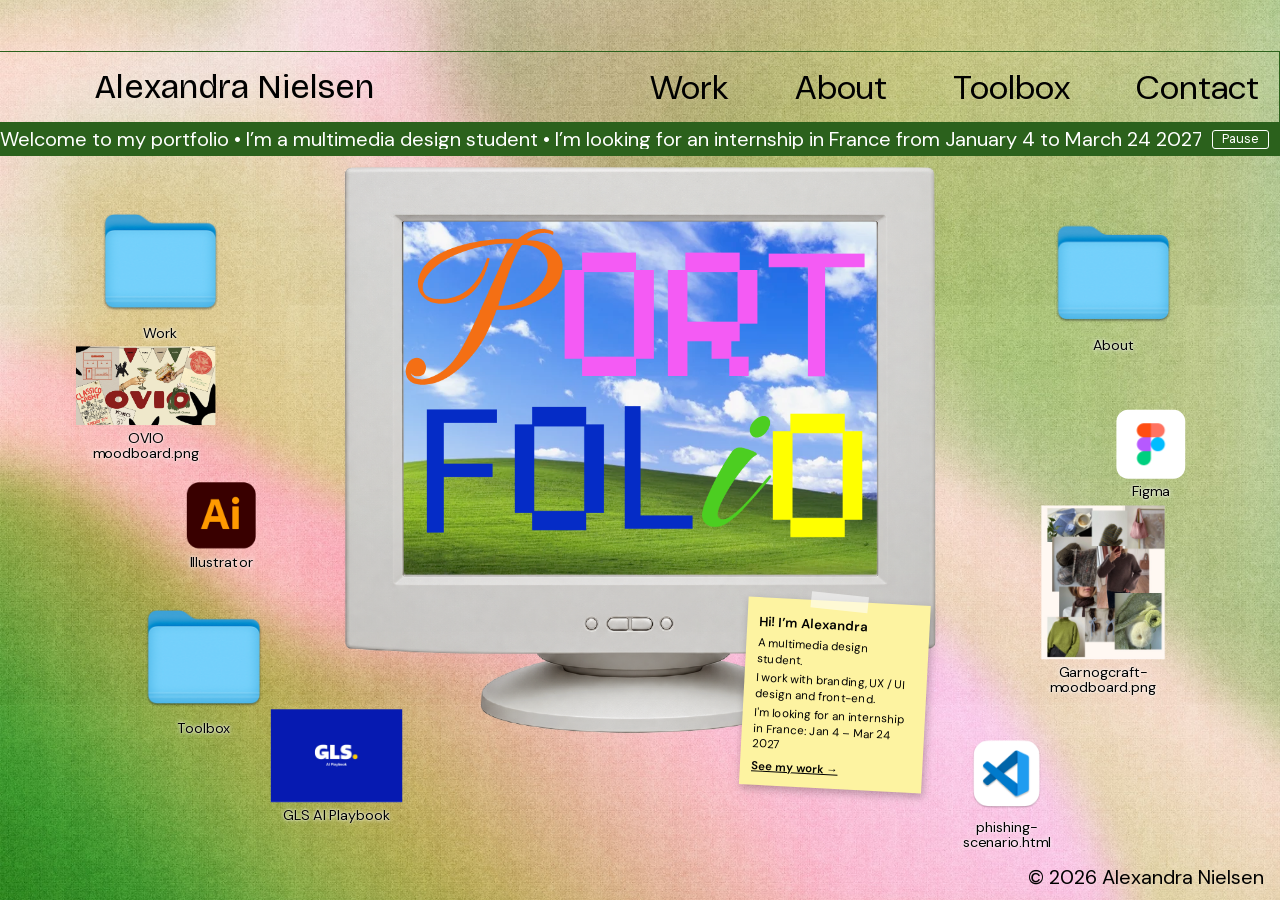
<file: index.html>
<!doctype html>
<html lang="en">
  <head>
    <meta charset="UTF-8" />
    <meta name="viewport" content="width=device-width, initial-scale=1.0" />
    <title>Alexandra Nielsen – Portfolio</title>
    <meta
      name="description"
      content="Portfolio of Alexandra Nielsen, multimedia design student at IBA Kolding, looking for an internship in France from 4 January to 24 March 2027."
    />
    <!-- Preview when the link is shared (LinkedIn, Slack, …) -->
    <meta property="og:type" content="website" />
    <meta property="og:site_name" content="Alexandra Nielsen – Portfolio" />
    <meta property="og:title" content="Alexandra Nielsen – Portfolio" />
    <meta
      property="og:description"
      content="Portfolio of Alexandra Nielsen, multimedia design student at IBA Kolding, looking for an internship in France from 4 January to 24 March 2027."
    />
    <meta property="og:url" content="https://alenie.dk/" />
    <meta
      property="og:image"
      content="https://alenie.dk/assets/img/home/monitor-portfolio.png"
    />
    <meta
      property="og:image:alt"
      content="A retro computer monitor with the word PORTFOLIO on a Windows XP background"
    />
    <link rel="icon" href="assets/icons/favicon.png" />
    <link rel="stylesheet" href="css/style.css" />
    <script type="module" src="js/main.js"></script>
  </head>
  <body>
    <a class="skip-link" href="#main">Skip to content</a>

    <header class="site-header">
      <div class="site-header__bar">
        <a class="site-header__name" href="index.html">Alexandra Nielsen</a>
        <nav class="site-nav" aria-label="Main">
          <ul>
            <li><a href="work.html">Work</a></li>
            <li><a href="about.html">About</a></li>
            <li><a href="toolbox.html">Toolbox</a></li>
            <li><a href="contact.html">Contact</a></li>
          </ul>
        </nav>
      </div>
      <div class="marquee" role="region" aria-label="Portfolio announcement">
        <p class="visually-hidden">
          Welcome to my portfolio. I’m a multimedia design student looking for
          an internship in France from January 4 to March 24 2027. Feel free to
          take a look.
        </p>
        <div class="marquee__viewport" aria-hidden="true">
          <div class="marquee__track">
            <span
              >Welcome to my portfolio • I’m a multimedia design student • I’m
              looking for an internship in France from January 4 to March 24
              2027 • Feel free to take a look •&nbsp;</span
            >
            <span
              >Welcome to my portfolio • I’m a multimedia design student • I’m
              looking for an internship in France from January 4 to March 24
              2027 • Feel free to take a look •&nbsp;</span
            >
          </div>
        </div>
        <button
          class="marquee__toggle"
          type="button"
          aria-label="Pause scrolling announcement"
          aria-pressed="false"
        >
          Pause
        </button>
      </div>
    </header>

    <main id="main">
      <div class="desktop home">
        <h1 class="home__monitor">
          <img
            src="assets/img/home/monitor-portfolio.png"
            alt="Portfolio – Alexandra Nielsen"
            width="1012"
            height="931"
          />
        </h1>

        <!-- Sticky note: who I am, in one look -->
        <section class="home__note" aria-labelledby="note-title">
          <h2 id="note-title">Hi! I’m Alexandra</h2>
          <p>A multimedia design student.</p>
          <p>I work with branding, UX / UI design and front-end.</p>
          <p>I'm looking for an internship in France: Jan 4 – Mar 24 2027</p>
          <a href="work.html">See my work →</a>
        </section>

        <!-- The desktop icons. They are normal links; main.js adds the Windows-style selection. -->
        <ul class="home__icons">
          <li>
            <a class="desktop-icon icon-work" href="work.html">
              <img
                class="desktop-icon__image"
                src="assets/icons/desktop/folder.png"
                alt=""
                width="128"
                height="128"
              />
              <span class="desktop-icon__label">Work</span>
            </a>
          </li>
          <li>
            <a class="desktop-icon icon-ovio" href="ovio.html">
              <img
                src="assets/img/cases/ovio/ovio-moodboard.jpg"
                alt=""
                width="922"
                height="518"
              />
              <span class="desktop-icon__label">OVIO moodboard.png</span>
            </a>
          </li>
          <li>
            <a class="desktop-icon icon-illustrator" href="toolbox.html">
              <img
                class="desktop-icon__image"
                src="assets/icons/desktop/illustrator.png"
                alt=""
                width="70"
                height="70"
              />
              <span class="desktop-icon__label">Illustrator</span>
            </a>
          </li>
          <li>
            <a class="desktop-icon icon-toolbox" href="toolbox.html">
              <img
                class="desktop-icon__image"
                src="assets/icons/desktop/folder.png"
                alt=""
                width="128"
                height="128"
              />
              <span class="desktop-icon__label">Toolbox</span>
            </a>
          </li>
          <li>
            <a class="desktop-icon icon-gls" href="gls-ai-playbook.html">
              <img
                src="assets/img/home/gls-playbook-thumb.png"
                alt=""
                width="140"
                height="99"
              />
              <span class="desktop-icon__label">GLS AI Playbook</span>
            </a>
          </li>
          <li>
            <a class="desktop-icon icon-about" href="about.html">
              <img
                class="desktop-icon__image"
                src="assets/icons/desktop/folder.png"
                alt=""
                width="128"
                height="128"
              />
              <span class="desktop-icon__label">About</span>
            </a>
          </li>
          <li>
            <a class="desktop-icon icon-figma" href="toolbox.html">
              <span class="desktop-icon__tile"
                ><img
                  src="assets/icons/desktop/figma.png"
                  alt=""
                  width="43"
                  height="43"
              /></span>
              <span class="desktop-icon__label">Figma</span>
            </a>
          </li>
          <li>
            <a class="desktop-icon icon-garn" href="garn-og-craft.html">
              <img
                src="assets/img/cases/garn-og-craft/gc-moodboard.jpg"
                alt=""
                width="608"
                height="760"
              />
              <span class="desktop-icon__label">Garnogcraft-moodboard.png</span>
            </a>
          </li>
          <li>
            <a class="desktop-icon icon-vscode" href="phishing-awareness.html">
              <img
                class="desktop-icon__image"
                src="assets/icons/desktop/vscode.png"
                alt=""
                width="87"
                height="87"
              />
              <span class="desktop-icon__label">phishing-scenario.html</span>
            </a>
          </li>
        </ul>
      </div>
    </main>

    <footer class="site-footer">
      <p>© 2026 Alexandra Nielsen</p>
    </footer>
  </body>
</html>
</file>
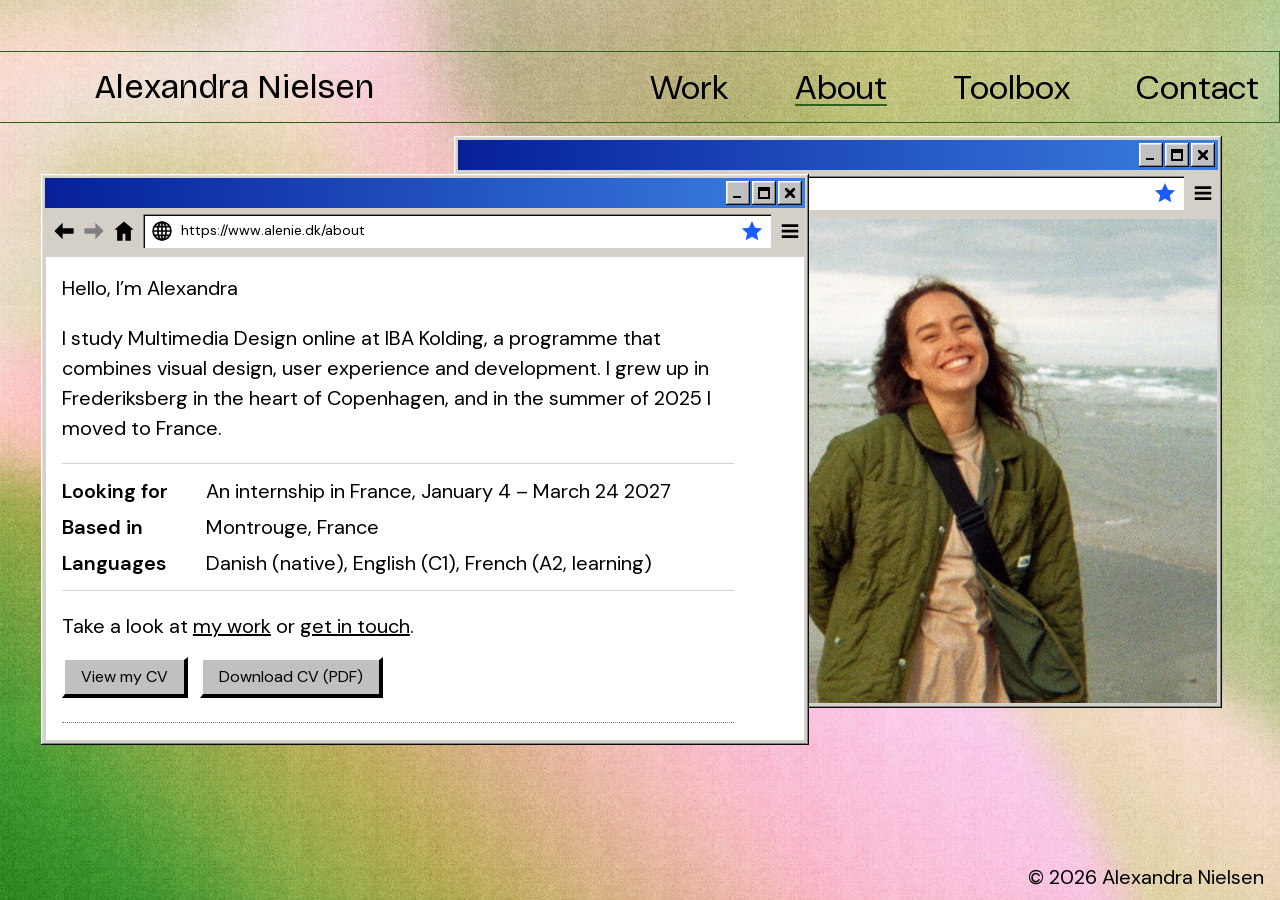
<file: about.html>
<!doctype html>
<html lang="en">
  <head>
    <meta charset="UTF-8" />
    <meta name="viewport" content="width=device-width, initial-scale=1.0" />
    <title>About – Alexandra Nielsen</title>
    <meta
      name="description"
      content="About Alexandra Nielsen, Danish multimedia design student at IBA Kolding, based in Montrouge (Paris area) and looking for an internship in France in 2027."
    />
    <!-- Preview when the link is shared (LinkedIn, Slack, …) -->
    <meta property="og:type" content="website" />
    <meta property="og:site_name" content="Alexandra Nielsen – Portfolio" />
    <meta property="og:title" content="About – Alexandra Nielsen" />
    <meta
      property="og:description"
      content="About Alexandra Nielsen, Danish multimedia design student at IBA Kolding, based in Montrouge (Paris area) and looking for an internship in France in 2027."
    />
    <meta property="og:url" content="https://alenie.dk/about.html" />
    <meta
      property="og:image"
      content="https://alenie.dk/assets/img/home/monitor-portfolio.png"
    />
    <meta
      property="og:image:alt"
      content="A retro computer monitor with the word PORTFOLIO on a Windows XP background"
    />
    <link rel="icon" href="assets/icons/favicon.png" />
    <link rel="stylesheet" href="css/style.css" />
    <script type="module" src="js/main.js"></script>
  </head>
  <body>
    <a class="skip-link" href="#main">Skip to content</a>

    <header class="site-header">
      <div class="site-header__bar">
        <a class="site-header__name" href="index.html">Alexandra Nielsen</a>
        <nav class="site-nav" aria-label="Main">
          <ul>
            <li><a href="work.html">Work</a></li>
            <li><a href="about.html" aria-current="page">About</a></li>
            <li><a href="toolbox.html">Toolbox</a></li>
            <li><a href="contact.html">Contact</a></li>
          </ul>
        </nav>
      </div>
    </header>

    <main id="main">
      <div class="desktop about">
        <!-- Window with the photo (behind) -->
        <div class="window about__photo">
          <div class="window__titlebar">
            <div class="window__controls">
              <span class="window__control" aria-hidden="true"
                ><svg><use href="assets/icons/ui.svg#minimize"></use></svg
              ></span>
              <span class="window__control" aria-hidden="true"
                ><svg><use href="assets/icons/ui.svg#maximize"></use></svg
              ></span>
              <a
                class="window__control"
                href="index.html"
                aria-label="Close window and go to the desktop"
                ><svg aria-hidden="true" focusable="false">
                  <use href="assets/icons/ui.svg#close"></use></svg
              ></a>
            </div>
          </div>
          <div class="browser-bar" aria-hidden="true">
            <svg><use href="assets/icons/ui.svg#back"></use></svg>
            <svg class="is-grey">
              <use href="assets/icons/ui.svg#forward"></use>
            </svg>
            <svg><use href="assets/icons/ui.svg#home"></use></svg>
            <div class="browser-bar__address">
              <svg><use href="assets/icons/ui.svg#globe"></use></svg>
              <span class="browser-bar__url">https://www.alenie.dk/about</span>
              <svg class="browser-bar__star">
                <use href="assets/icons/ui.svg#star"></use>
              </svg>
            </div>
            <svg><use href="assets/icons/ui.svg#menu"></use></svg>
          </div>
          <div class="window__body">
            <img
              src="assets/img/about/portrait.jpg"
              alt="Alexandra smiling on a windy beach, wearing a green quilted jacket."
              width="860"
              height="560"
            />
          </div>
        </div>

        <!-- Window with the text (in front) -->
        <div class="window about__me">
          <div class="window__titlebar">
            <div class="window__controls">
              <span class="window__control" aria-hidden="true"
                ><svg><use href="assets/icons/ui.svg#minimize"></use></svg
              ></span>
              <span class="window__control" aria-hidden="true"
                ><svg><use href="assets/icons/ui.svg#maximize"></use></svg
              ></span>
              <a
                class="window__control"
                href="index.html"
                aria-label="Close window and go to the desktop"
                ><svg aria-hidden="true" focusable="false">
                  <use href="assets/icons/ui.svg#close"></use></svg
              ></a>
            </div>
          </div>
          <div class="browser-bar" aria-hidden="true">
            <svg><use href="assets/icons/ui.svg#back"></use></svg>
            <svg class="is-grey">
              <use href="assets/icons/ui.svg#forward"></use>
            </svg>
            <svg><use href="assets/icons/ui.svg#home"></use></svg>
            <div class="browser-bar__address">
              <svg><use href="assets/icons/ui.svg#globe"></use></svg>
              <span class="browser-bar__url">https://www.alenie.dk/about</span>
              <svg class="browser-bar__star">
                <use href="assets/icons/ui.svg#star"></use>
              </svg>
            </div>
            <svg><use href="assets/icons/ui.svg#menu"></use></svg>
          </div>
          <div class="window__body">
            <h1>Hello, I’m Alexandra</h1>
            <p>
              I study Multimedia Design online at IBA Kolding, a programme that
              combines visual design, user experience and development. I grew up
              in Frederiksberg in the heart of Copenhagen, and in the summer of
              2025 I moved to France.
            </p>

            <dl class="about__facts">
              <div>
                <dt>Looking for</dt>
                <dd>An internship in France, January 4 – March 24 2027</dd>
              </div>
              <div>
                <dt>Based in</dt>
                <dd>Montrouge, France</dd>
              </div>
              <div>
                <dt>Languages</dt>
                <dd>Danish (native), English (C1), French (A2, learning)</dd>
              </div>
            </dl>

            <p>
              Take a look at <a href="work.html">my work</a> or
              <a href="contact.html">get in touch</a>.
            </p>
            <div class="cv-buttons">
              <a
                class="btn-98 btn-98--small"
                href="assets/cv/alexandra-nielsen-cv.pdf"
                target="_blank"
                rel="noopener"
                >View my CV<span class="visually-hidden">
                  (PDF, opens in a new tab)</span
                ></a
              >
              <a
                class="btn-98 btn-98--small"
                href="assets/cv/alexandra-nielsen-cv.pdf"
                download
                >Download CV (PDF)</a
              >
            </div>

            <section class="about__fr" lang="fr" aria-labelledby="about-fr">
              <h2 id="about-fr">En bref</h2>
              <p>
                Je suis étudiante danoise en design multimédia (IBA Kolding) et
                j’habite à Montrouge. Je cherche un stage du 4 janvier au 24
                mars 2027 en branding, UX/UI ou développement front-end. Je
                travaille en anglais et j’apprends le français (niveau A2).
              </p>
            </section>
          </div>
        </div>
      </div>
    </main>

    <footer class="site-footer">
      <p>© 2026 Alexandra Nielsen</p>
    </footer>
  </body>
</html>
</file>
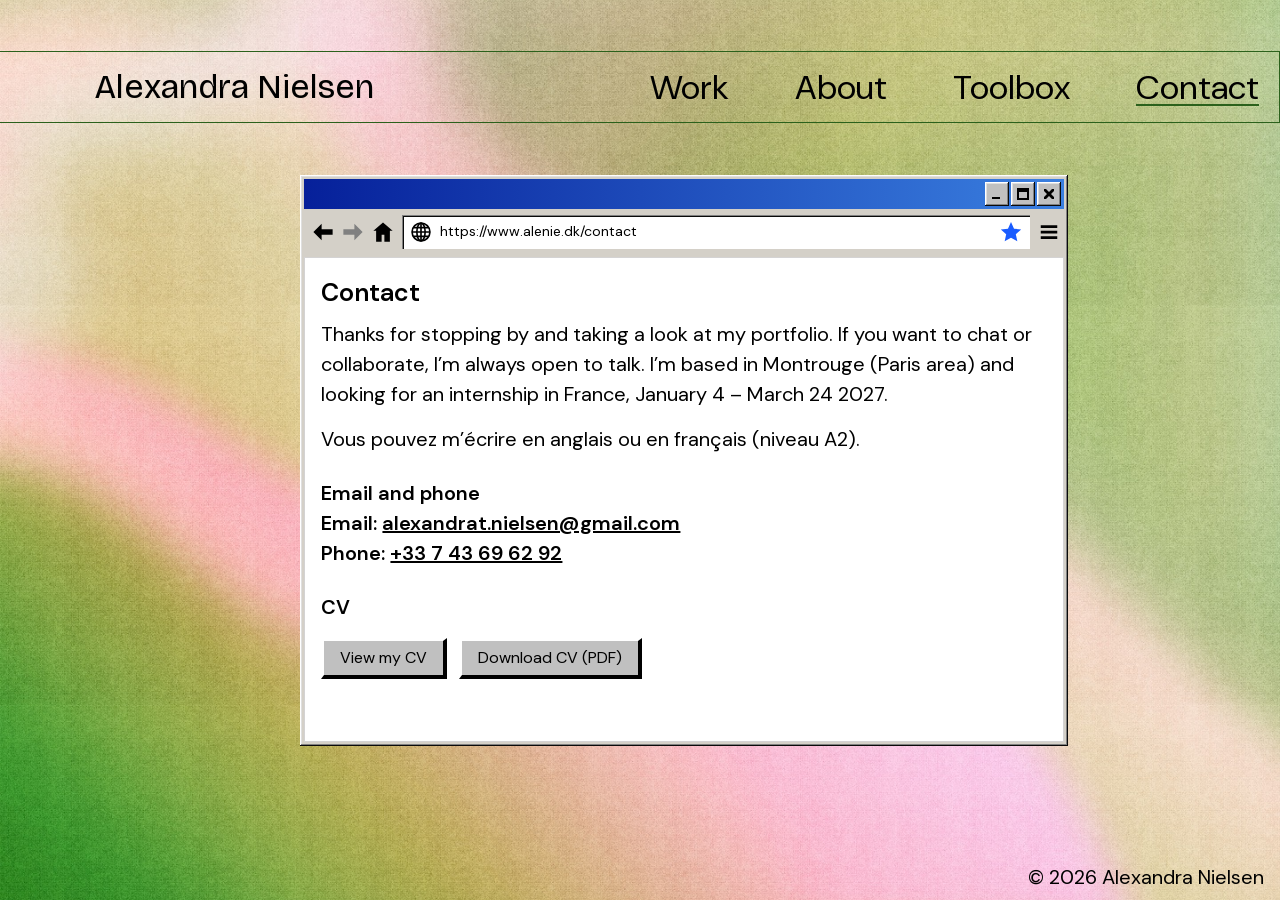
<file: contact.html>
<!doctype html>
<html lang="en">
  <head>
    <meta charset="UTF-8" />
    <meta name="viewport" content="width=device-width, initial-scale=1.0" />
    <title>Contact – Alexandra Nielsen</title>
    <meta
      name="description"
      content="Get in touch with Alexandra Nielsen about an internship or a collaboration."
    />
    <!-- Preview when the link is shared (LinkedIn, Slack, …) -->
    <meta property="og:type" content="website" />
    <meta property="og:site_name" content="Alexandra Nielsen – Portfolio" />
    <meta property="og:title" content="Contact – Alexandra Nielsen" />
    <meta
      property="og:description"
      content="Get in touch with Alexandra Nielsen about an internship or a collaboration."
    />
    <meta property="og:url" content="https://alenie.dk/contact.html" />
    <meta
      property="og:image"
      content="https://alenie.dk/assets/img/home/monitor-portfolio.png"
    />
    <meta
      property="og:image:alt"
      content="A retro computer monitor with the word PORTFOLIO on a Windows XP background"
    />
    <link rel="icon" href="assets/icons/favicon.png" />
    <link rel="stylesheet" href="css/style.css" />
    <script type="module" src="js/main.js"></script>
  </head>
  <body>
    <a class="skip-link" href="#main">Skip to content</a>

    <header class="site-header">
      <div class="site-header__bar">
        <a class="site-header__name" href="index.html">Alexandra Nielsen</a>
        <nav class="site-nav" aria-label="Main">
          <ul>
            <li><a href="work.html">Work</a></li>
            <li><a href="about.html">About</a></li>
            <li><a href="toolbox.html">Toolbox</a></li>
            <li><a href="contact.html" aria-current="page">Contact</a></li>
          </ul>
        </nav>
      </div>
    </header>

    <main id="main">
      <div class="desktop contact">
        <div class="window contact__window">
          <div class="window__titlebar">
            <div class="window__controls">
              <span class="window__control" aria-hidden="true"
                ><svg><use href="assets/icons/ui.svg#minimize"></use></svg
              ></span>
              <span class="window__control" aria-hidden="true"
                ><svg><use href="assets/icons/ui.svg#maximize"></use></svg
              ></span>
              <a
                class="window__control"
                href="index.html"
                aria-label="Close window and go to the desktop"
                ><svg aria-hidden="true" focusable="false">
                  <use href="assets/icons/ui.svg#close"></use></svg
              ></a>
            </div>
          </div>
          <div class="browser-bar" aria-hidden="true">
            <svg><use href="assets/icons/ui.svg#back"></use></svg>
            <svg class="is-grey">
              <use href="assets/icons/ui.svg#forward"></use>
            </svg>
            <svg><use href="assets/icons/ui.svg#home"></use></svg>
            <div class="browser-bar__address">
              <svg><use href="assets/icons/ui.svg#globe"></use></svg>
              <span class="browser-bar__url"
                >https://www.alenie.dk/contact</span
              >
              <svg class="browser-bar__star">
                <use href="assets/icons/ui.svg#star"></use>
              </svg>
            </div>
            <svg><use href="assets/icons/ui.svg#menu"></use></svg>
          </div>
          <div class="window__body">
            <h1>Contact</h1>
            <p>
              Thanks for stopping by and taking a look at my portfolio. If you
              want to chat or collaborate, I’m always open to talk. I’m based in
              Montrouge (Paris area) and looking for an internship in France,
              January 4 – March 24 2027.
            </p>
            <p lang="fr">
              Vous pouvez m’écrire en anglais ou en français (niveau A2).
            </p>
            <h2>Email and phone</h2>
            <ul>
              <li>
                Email:
                <a href="mailto:alexandrat.nielsen@gmail.com"
                  >alexandrat.nielsen@gmail.com</a
                >
              </li>
              <li>Phone: <a href="tel:+33743696292">+33 7 43 69 62 92</a></li>
            </ul>
            <h2>CV</h2>
            <div class="cv-buttons">
              <a
                class="btn-98 btn-98--small"
                href="assets/cv/alexandra-nielsen-cv.pdf"
                target="_blank"
                rel="noopener"
                >View my CV<span class="visually-hidden">
                  (PDF, opens in a new tab)</span
                ></a
              >
              <a
                class="btn-98 btn-98--small"
                href="assets/cv/alexandra-nielsen-cv.pdf"
                download
                >Download CV (PDF)</a
              >
            </div>
          </div>
        </div>
      </div>
    </main>

    <footer class="site-footer">
      <p>© 2026 Alexandra Nielsen</p>
    </footer>
  </body>
</html>
</file>
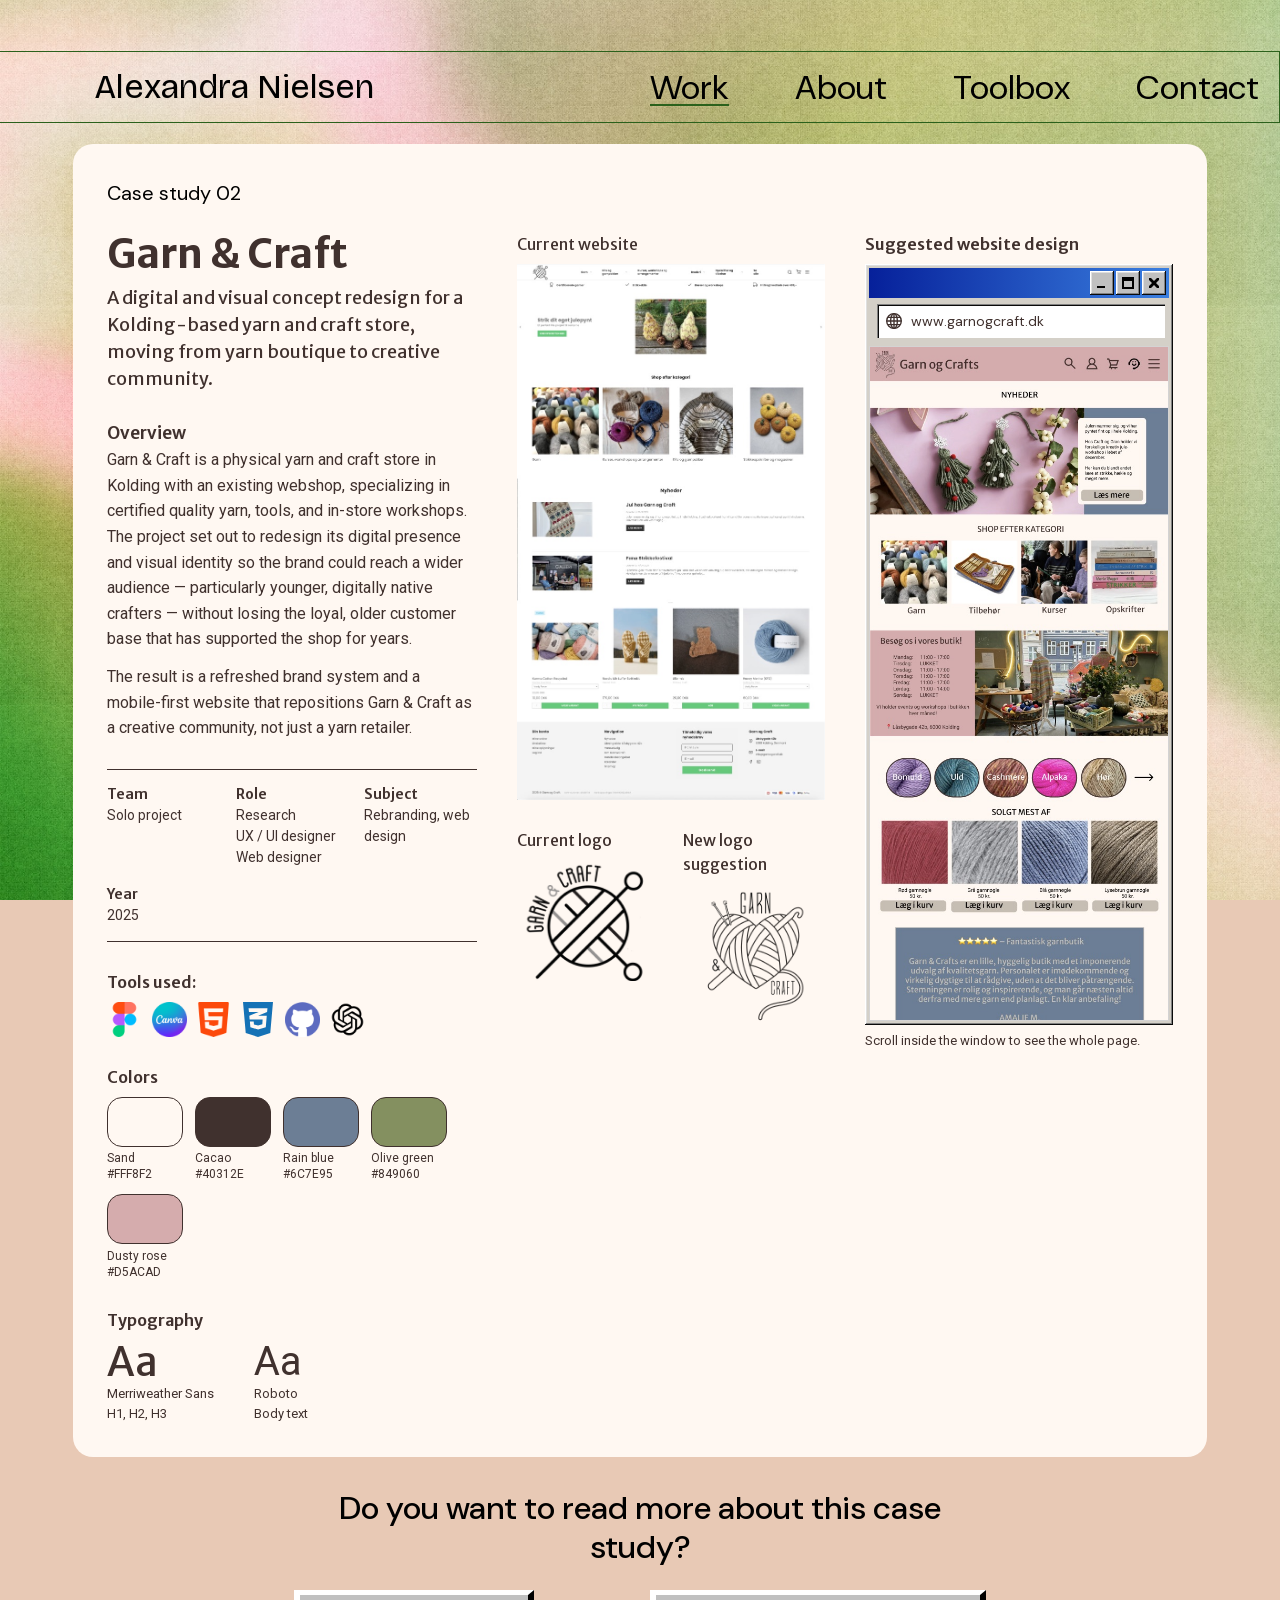
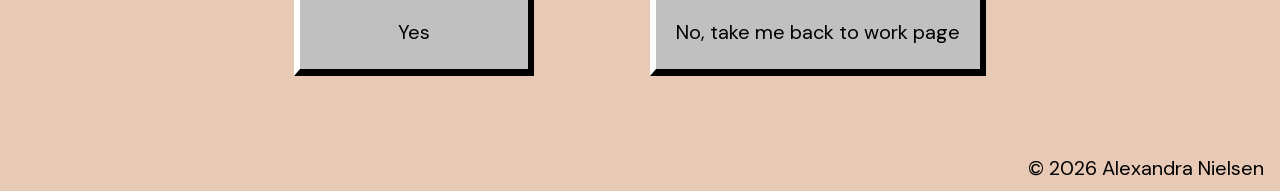
<file: garn-og-craft.html>
<!DOCTYPE html>
<html lang="en">
<head>
  <meta charset="UTF-8">
  <meta name="viewport" content="width=device-width, initial-scale=1.0">
  <title>Garn &amp; Craft – Case study – Alexandra Nielsen</title>
  <meta name="description" content="Garn &amp; Craft: a digital and visual redesign for a yarn and craft store in Kolding.">
  <!-- Preview when the link is shared (LinkedIn, Slack, …) -->
  <meta property="og:type" content="website">
  <meta property="og:site_name" content="Alexandra Nielsen – Portfolio">
  <meta property="og:title" content="Garn &amp; Craft – Case study – Alexandra Nielsen">
  <meta property="og:description" content="Garn &amp; Craft: a digital and visual redesign for a yarn and craft store in Kolding.">
  <meta property="og:url" content="https://alenie.dk/garn-og-craft.html">
  <meta property="og:image" content="https://alenie.dk/assets/img/home/monitor-portfolio.png">
  <meta property="og:image:alt" content="A retro computer monitor with the word PORTFOLIO on a Windows XP background">
  <link rel="icon" href="assets/icons/favicon.png">
  <link rel="stylesheet" href="css/style.css">
  <script type="module" src="js/main.js"></script>
</head>
<body class="page--case case--garn">
  <a class="skip-link" href="#main">Skip to content</a>

  <header class="site-header">
    <div class="site-header__bar">
      <a class="site-header__name" href="index.html">Alexandra Nielsen</a>
      <nav class="site-nav" aria-label="Main">
        <ul>
          <li><a href="work.html" aria-current="page">Work</a></li>
          <li><a href="about.html">About</a></li>
          <li><a href="toolbox.html">Toolbox</a></li>
          <li><a href="contact.html">Contact</a></li>
        </ul>
      </nav>
    </div>
  </header>

  <main id="main" class="case">

    <!-- ================= Summary ================= -->
    <article class="case-card">
      <p class="case-card__label">Case study 02</p>

      <div class="case-grid case-grid--three">

        <!-- Column 1 -->
        <div class="case-column">
          <div>
            <h1 class="case-title">Garn &amp; Craft</h1>
            <p class="case-tagline">A digital and visual concept redesign for a Kolding-based yarn and craft store, moving from yarn boutique to creative community.</p>
          </div>

          <div class="case-text">
            <h2>Overview</h2>
            <p>Garn &amp; Craft is a physical yarn and craft store in Kolding with an existing webshop, specializing in certified quality yarn, tools, and in-store workshops. The project set out to redesign its digital presence and visual identity so the brand could reach a wider audience — particularly younger, digitally native crafters — without losing the loyal, older customer base that has supported the shop for years.</p>
            <p>The result is a refreshed brand system and a mobile-first website that repositions Garn &amp; Craft as a creative community, not just a yarn retailer.</p>
          </div>

          <dl class="case-meta">
            <div>
              <dt>Team</dt>
              <dd>Solo project</dd>
            </div>
            <div>
              <dt>Role</dt>
              <dd>Research<br>UX / UI designer<br>Web designer</dd>
            </div>
            <div>
              <dt>Subject</dt>
              <dd>Rebranding, web design</dd>
            </div>
            <div>
              <dt>Year</dt>
              <dd>2025</dd>
            </div>
          </dl>

          <div>
            <h2 class="case-small-heading">Tools used:</h2>
            <ul class="case-tools">
              <li><img src="assets/icons/tools/figma.png" alt="Figma" width="35" height="35"></li>
              <li><img src="assets/icons/tools/canva.png" alt="Canva" width="35" height="35"></li>
              <li><img src="assets/icons/tools/html.png" alt="HTML" width="35" height="35"></li>
              <li><img src="assets/icons/tools/css.svg" alt="CSS" width="35" height="35"></li>
              <li><img src="assets/icons/tools/github.png" alt="GitHub" width="35" height="35"></li>
              <li><img src="assets/icons/tools/chatgpt.png" alt="ChatGPT" width="35" height="35"></li>
            </ul>
          </div>

          <div>
            <h2 class="case-small-heading">Colors</h2>
            <ul class="palette">
              <li class="swatch"><span style="background: #fff8f2"></span>Sand<br>#FFF8F2</li>
              <li class="swatch"><span style="background: #40312e"></span>Cacao<br>#40312E</li>
              <li class="swatch"><span style="background: #6c7e95"></span>Rain blue<br>#6C7E95</li>
              <li class="swatch"><span style="background: #849060"></span>Olive green<br>#849060</li>
              <li class="swatch"><span style="background: #d5acad"></span>Dusty rose<br>#D5ACAD</li>
            </ul>
          </div>

          <div>
            <h2 class="case-small-heading">Typography</h2>
            <ul class="fonts">
              <li><span class="font-sample" style="font-family: 'Merriweather Sans'" aria-hidden="true">Aa</span>Merriweather Sans<br>H1, H2, H3</li>
              <li><span class="font-sample" style="font-family: 'Roboto'" aria-hidden="true">Aa</span>Roboto<br>Body text</li>
            </ul>
          </div>
        </div>

        <!-- Column 2 -->
        <div class="case-column">
          <figure class="case-figure">
            <figcaption>Current website</figcaption>
            <img src="assets/img/cases/garn-og-craft/gc-current-website.jpg" alt="Screenshots of the current Garn &amp; Craft website: a plain webshop layout with photos of yarn." width="675" height="1175" loading="lazy">
          </figure>

          <div class="case-pair">
            <figure class="case-figure">
              <figcaption>Current logo</figcaption>
              <img class="blend" src="assets/img/cases/garn-og-craft/gc-current-logo.png" alt="The current logo: a round yarn ball with knitting needles." width="296" height="252" loading="lazy">
            </figure>
            <figure class="case-figure">
              <figcaption>New logo suggestion</figcaption>
              <img class="blend" src="assets/img/cases/garn-og-craft/gc-new-logo.png" alt="The new logo suggestion: a heart-shaped yarn ball drawn with fine lines." width="328" height="328" loading="lazy">
            </figure>
          </div>
        </div>

        <!-- Column 3: the new website in a small browser window -->
        <div class="case-column">
          <figure class="mockup">
            <figcaption class="case-small-heading">Suggested website design</figcaption>
            <div class="window">
              <div class="window__titlebar" aria-hidden="true">
                <div class="window__controls">
                  <span class="window__control"><svg><use href="assets/icons/ui.svg#minimize"></use></svg></span>
                  <span class="window__control"><svg><use href="assets/icons/ui.svg#maximize"></use></svg></span>
                  <span class="window__control"><svg><use href="assets/icons/ui.svg#close"></use></svg></span>
                </div>
              </div>
              <div class="browser-bar" aria-hidden="true">
                <div class="browser-bar__address">
                  <svg><use href="assets/icons/ui.svg#globe"></use></svg>
                  <span class="browser-bar__url">www.garnogcraft.dk</span>
                </div>
              </div>
              <div class="window__body mockup__screen mockup__screen--tall" tabindex="0" role="region" aria-label="Suggested website design (scroll to see more)">
                <img src="assets/img/cases/garn-og-craft/gc-new-website-frontpage.jpg" alt="Suggested frontpage: news and events, shop by category, a yarn type selector, best sellers, reviews, kits and recipes, and a dusty rose footer." width="567" height="2082" loading="lazy">
              </div>
            </div>
            <p class="mockup-hint">Scroll inside the window to see the whole page.</p>
          </figure>
        </div>

      </div>
    </article>

    <!-- ================= Read more? ================= -->
    <div class="readmore">
      <h2>Do you want to read more about this case study?</h2>
      <div class="readmore__buttons">
        <button class="btn-98 readmore__yes" type="button" aria-controls="continued">Yes</button>
        <a class="btn-98" href="work.html">No, take me back to work page</a>
      </div>
    </div>

    <!-- ================= Continued (hidden by main.js until "Yes") ================= -->
    <section class="case-card" id="continued">
      <h2 class="case-card__label" tabindex="-1">Case study 02 – continued</h2>

      <div class="case-grid case-grid--two">

        <!-- Column 1 -->
        <div class="case-column">
          <div class="case-text">
            <h3>The challenge</h3>
            <p>The existing website didn't reflect the warmth or the creative energy of the physical shop, and it wasn't intuitive enough to support the business's ambition to grow. The core challenge was a generational one: how do you modernize a brand enough to resonate with 18–39-year-old crafters active on TikTok and Instagram, while keeping the experience familiar, calm, and trustworthy for the existing 40–70-year-old customer base who value quality, craftsmanship, and in-person connection over trend-driven design?</p>
            <p>The brief called for a digital hub that could support both audiences: webshop, workshops, certified yarn, recipes and tutorials, and community features, all built around a single, coherent visual identity.</p>
          </div>

          <div class="case-text">
            <h3>Research &amp; personas</h3>
            <p>The project began with desk research, trend data and statistics from sources like Danmarks Statistik to understand the growing interest in craft as a hobby, especially among younger demographics. This was layered with a Design Thinking process: problem framing, ideation, wireframes, and hi-fi prototypes, refined through user feedback at each stage.</p>
            <p>Two personas anchored every design decision:</p>
            <ul>
              <li>Hanne Ida Hansen, 58 — a retired pedagogue from Hjarup who has knitted her whole life and now treats it as a near full-time creative pursuit. She wants community and workshops but is frustrated by high yarn prices, a limited local selection, and a strong preference for shopping in person rather than online.</li>
              <li>Clara Pedersen, 23 — a multimedia design student in Herlev who learned to crochet from her grandmother at 16. Craft is her creative outlet, but she often compares her work to others on social media and struggles to find quality yarn on a student budget.</li>
            </ul>
            <p>A SWOT analysis, a 7Ps marketing review, and a TOWS matrix rounded out the strategic groundwork, identifying community-building, certified yarn, and the owner's background in craft psychology as the brand's strongest differentiators against six competing yarn shops in Kolding.</p>
          </div>

          <div class="case-pair">
            <figure class="case-figure">
              <figcaption>Product page</figcaption>
              <img src="assets/img/cases/garn-og-craft/gc-product-page.jpg" alt="Product page for Cashmere Premium yarn with price, quantity, an “add to basket” button and recommendations." width="567" height="1220" loading="lazy">
            </figure>
            <figure class="case-figure">
              <figcaption>Contact &amp; find us page</figcaption>
              <img src="assets/img/cases/garn-og-craft/gc-contact-page.jpg" alt="Contact page with opening hours, the shop address in Kolding, a note from the owner and a contact form." width="567" height="1218" loading="lazy">
            </figure>
          </div>
        </div>

        <!-- Column 2 -->
        <div class="case-column">
          <div class="case-pair">
            <figure class="case-figure">
              <figcaption>Moodboard</figcaption>
              <img src="assets/img/cases/garn-og-craft/gc-moodboard.jpg" alt="Moodboard: knitted jumpers in brown and green, a striped mitten, a pink knitted bag, yarn balls and blue bows in braided hair." width="608" height="760" loading="lazy">
            </figure>
            <figure class="case-figure">
              <figcaption>Mobile wireframe</figcaption>
              <img src="assets/img/cases/garn-og-craft/gc-wireframe-mobile.png" alt="Simple mobile wireframe of the frontpage: logo and menu, events, shop by category, best sellers, reviews and recipes." width="394" height="904" loading="lazy">
            </figure>
          </div>

          <figure class="case-figure">
            <figcaption>Persona: Hanne Ida Hansen, 58</figcaption>
            <img src="assets/img/cases/garn-og-craft/gc-persona-hanne.png" alt="Persona card for Hanne Ida Hansen with a photo, background, motivations, frustrations and personality scales." width="938" height="542" loading="lazy">
          </figure>

          <figure class="case-figure">
            <figcaption>Persona: Clara Pedersen, 23</figcaption>
            <img src="assets/img/cases/garn-og-craft/gc-persona-clara.png" alt="Persona card for Clara Pedersen with a photo, background, interests and personality scales." width="937" height="612" loading="lazy">
          </figure>

          <div class="case-text">
            <h3>Outcome</h3>
            <p>The result is a cohesive redesign with a new logo, calmer color system and a mobile-first website that repositions Garn &amp; Craft as a creative community spanning two generations of crafters.</p>
            <p>Built on Gestalt principles and CRAP (Contrast, Repetition, Alignment, Proximity), the site keeps a content-dense retail experience calm and easy to scan: related content is grouped tightly, product cards follow one consistent pattern, and generous whitespace keeps focus on the photography rather than the UI. Repeating layouts, distinct CTAs like “add to basket” and a predictable top bar (search, profile, cart) build recognizability throughout.</p>
            <p>This carries through the full experience: a homepage combining a hero banner, shop-by-category grid, and a fiber-type selector doubling as a visual index; filterable category pages for quick browsing; product pages that keep the purchase action front and center; and a contact page pairing practical info with a personal note from the shop's owner. Testimonials, a “sold most often” module, and a kits-and-recipes section add social proof and give newer crafters an easy way in.</p>
            <p>User testing validated the emotional core of the brand: warm, inspiring, professional, while surfacing concrete usability fixes that were folded back into the final design.</p>
          </div>
        </div>

      </div>

      <nav class="case-pager" aria-label="More case studies">
        <a href="ovio.html">← OVIO</a>
        <a href="work.html">All work</a>
        <a href="gls-ai-playbook.html">GLS AI Playbook →</a>
      </nav>
    </section>

  </main>

  <footer class="site-footer">
    <p>© 2026 Alexandra Nielsen</p>
  </footer>
</body>
</html>
</file>
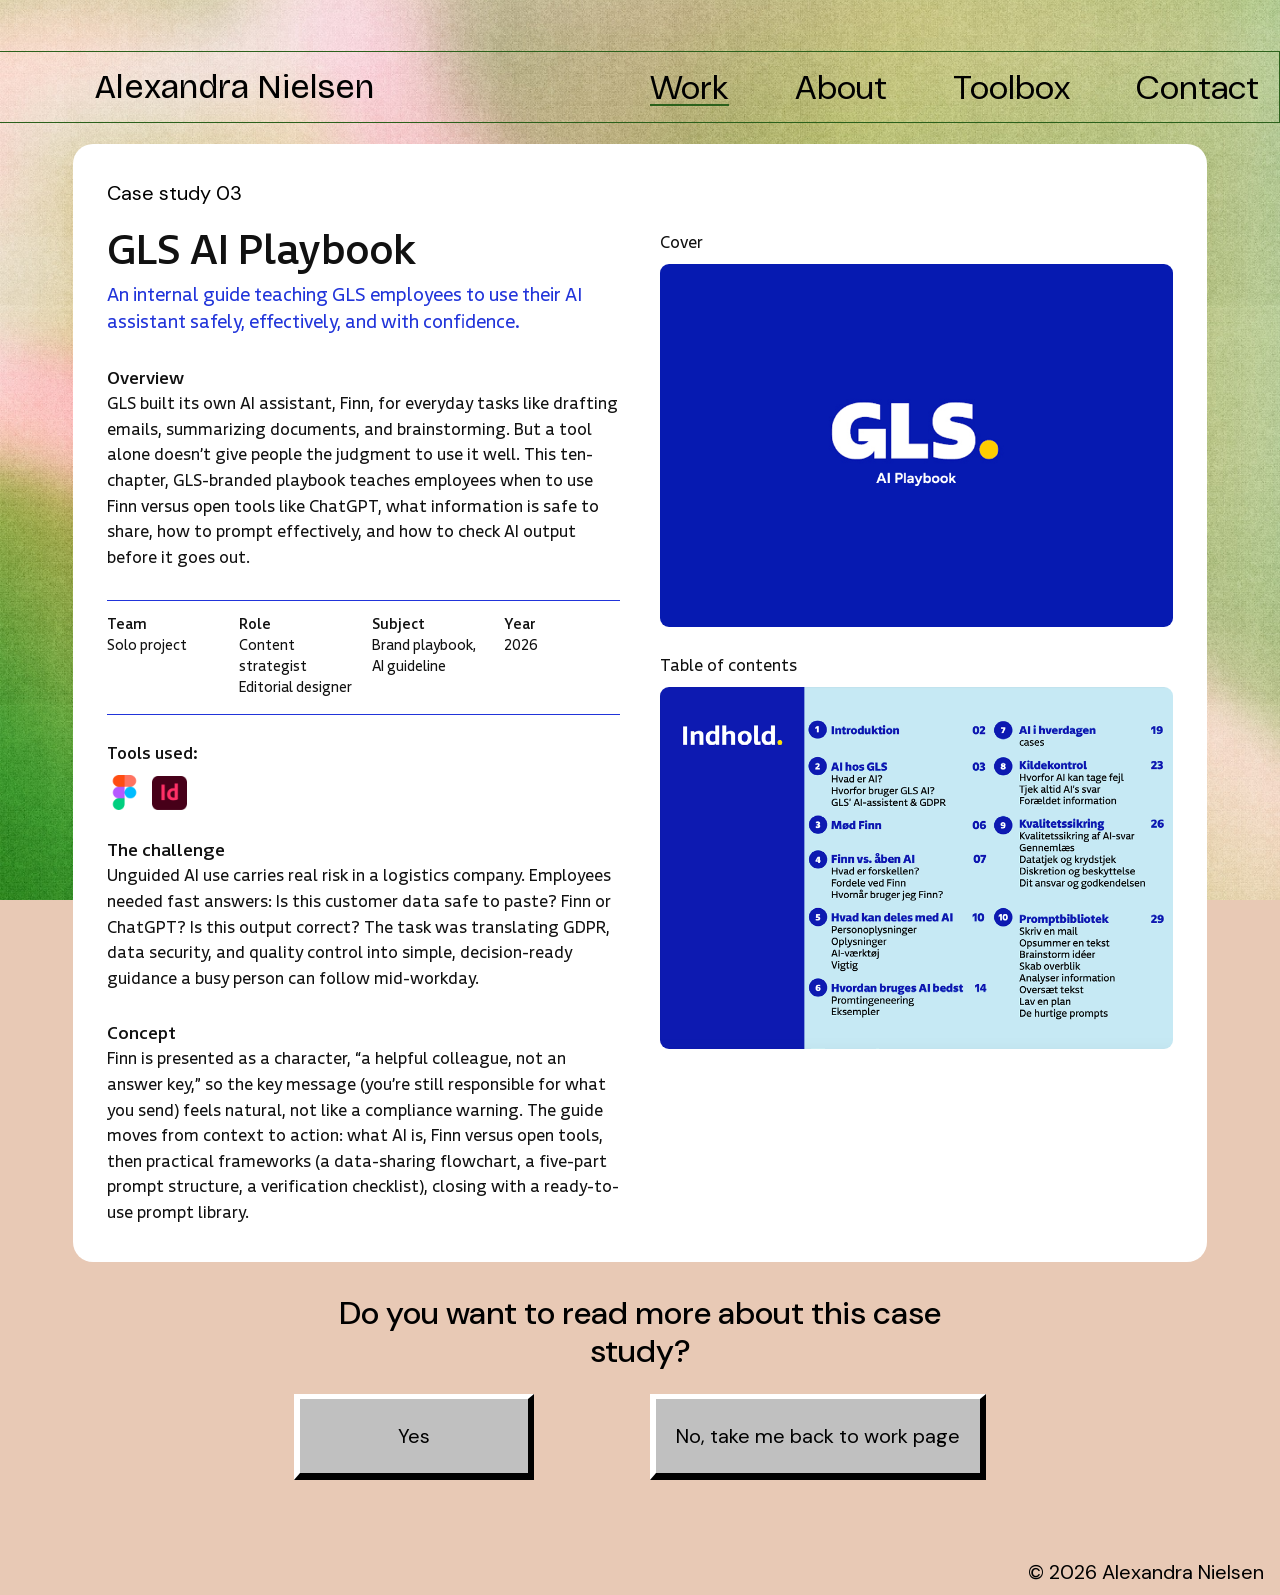
<file: gls-ai-playbook.html>
<!DOCTYPE html>
<html lang="en">
<head>
  <meta charset="UTF-8">
  <meta name="viewport" content="width=device-width, initial-scale=1.0">
  <title>GLS AI Playbook – Case study – Alexandra Nielsen</title>
  <meta name="description" content="GLS AI Playbook: an editorial guide teaching GLS employees to use their AI assistant safely, effectively and with confidence.">
  <!-- Preview when the link is shared (LinkedIn, Slack, …) -->
  <meta property="og:type" content="website">
  <meta property="og:site_name" content="Alexandra Nielsen – Portfolio">
  <meta property="og:title" content="GLS AI Playbook – Case study – Alexandra Nielsen">
  <meta property="og:description" content="GLS AI Playbook: an editorial guide teaching GLS employees to use their AI assistant safely, effectively and with confidence.">
  <meta property="og:url" content="https://alenie.dk/gls-ai-playbook.html">
  <meta property="og:image" content="https://alenie.dk/assets/img/home/monitor-portfolio.png">
  <meta property="og:image:alt" content="A retro computer monitor with the word PORTFOLIO on a Windows XP background">
  <link rel="icon" href="assets/icons/favicon.png">
  <link rel="stylesheet" href="css/style.css">
  <script type="module" src="js/main.js"></script>
</head>
<body class="page--case case--gls">
  <a class="skip-link" href="#main">Skip to content</a>

  <header class="site-header">
    <div class="site-header__bar">
      <a class="site-header__name" href="index.html">Alexandra Nielsen</a>
      <nav class="site-nav" aria-label="Main">
        <ul>
          <li><a href="work.html" aria-current="page">Work</a></li>
          <li><a href="about.html">About</a></li>
          <li><a href="toolbox.html">Toolbox</a></li>
          <li><a href="contact.html">Contact</a></li>
        </ul>
      </nav>
    </div>
  </header>

  <main id="main" class="case">

    <!-- ================= Summary ================= -->
    <article class="case-card">
      <p class="case-card__label">Case study 03</p>

      <div class="case-grid case-grid--two">

        <!-- Column 1 -->
        <div class="case-column">
          <div>
            <h1 class="case-title">GLS AI Playbook</h1>
            <p class="case-tagline">An internal guide teaching GLS employees to use their AI assistant safely, effectively, and with confidence.</p>
          </div>

          <div class="case-text">
            <h2>Overview</h2>
            <p>GLS built its own AI assistant, Finn, for everyday tasks like drafting emails, summarizing documents, and brainstorming. But a tool alone doesn’t give people the judgment to use it well. This ten-chapter, GLS-branded playbook teaches employees when to use Finn versus open tools like ChatGPT, what information is safe to share, how to prompt effectively, and how to check AI output before it goes out.</p>
          </div>

          <dl class="case-meta">
            <div>
              <dt>Team</dt>
              <dd>Solo project</dd>
            </div>
            <div>
              <dt>Role</dt>
              <dd>Content strategist<br>Editorial designer</dd>
            </div>
            <div>
              <dt>Subject</dt>
              <dd>Brand playbook, AI guideline</dd>
            </div>
            <div>
              <dt>Year</dt>
              <dd>2026</dd>
            </div>
          </dl>

          <div>
            <h2 class="case-small-heading">Tools used:</h2>
            <ul class="case-tools">
              <li><img src="assets/icons/tools/figma.png" alt="Figma" width="35" height="35"></li>
              <li><img src="assets/icons/tools/indesign.png" alt="Adobe InDesign" width="35" height="35"></li>
            </ul>
          </div>

          <div class="case-text">
            <h2>The challenge</h2>
            <p>Unguided AI use carries real risk in a logistics company. Employees needed fast answers: Is this customer data safe to paste? Finn or ChatGPT? Is this output correct? The task was translating GDPR, data security, and quality control into simple, decision-ready guidance a busy person can follow mid-workday.</p>
          </div>

          <div class="case-text">
            <h2>Concept</h2>
            <p>Finn is presented as a character, “a helpful colleague, not an answer key,” so the key message (you’re still responsible for what you send) feels natural, not like a compliance warning. The guide moves from context to action: what AI is, Finn versus open tools, then practical frameworks (a data-sharing flowchart, a five-part prompt structure, a verification checklist), closing with a ready-to-use prompt library.</p>
          </div>
        </div>

        <!-- Column 2 -->
        <div class="case-column">
          <figure class="case-figure">
            <figcaption>Cover</figcaption>
            <img class="case-shot" src="assets/img/cases/gls-ai-playbook/gls-cover.png" alt="GLS-blue AI Playbook cover with the white GLS logo." width="842" height="595">
          </figure>

          <figure class="case-figure">
            <figcaption>Table of contents</figcaption>
            <img class="case-shot" src="assets/img/cases/gls-ai-playbook/gls-contents.png" alt="The playbook’s table of contents: ten chapters, from what AI is to a prompt library." width="924" height="653" loading="lazy">
          </figure>
        </div>

      </div>
    </article>

    <!-- ================= Read more? ================= -->
    <div class="readmore">
      <h2>Do you want to read more about this case study?</h2>
      <div class="readmore__buttons">
        <button class="btn-98 readmore__yes" type="button" aria-controls="continued">Yes</button>
        <a class="btn-98" href="work.html">No, take me back to work page</a>
      </div>
    </div>

    <!-- ================= Continued (hidden by main.js until "Yes") ================= -->
    <section class="case-card" id="continued">
      <h2 class="case-card__label" tabindex="-1">Case study 03 – continued</h2>

      <div class="case-grid case-grid--two">

        <!-- Column 1 -->
        <div class="case-column">
          <div class="case-text">
            <h3>Process</h3>
            <p>I started by researching Finn’s actual data access, retention, and guardrails, so the guide would be accurate about a real system. Chapters follow real workday moments (an overflowing inbox, a document too long to read) rather than features.</p>
            <p>Visually, the playbook works entirely inside GLS’s brand system: GLS Blue and Yellow, the dot-and-arrow key visual, and strictly linear icons. Two soft background tones separate chapters without adding new colors, and numbered badges break dense guidance into scannable steps.</p>
          </div>

          <div class="case-text">
            <h3>Outcome</h3>
            <p>A structured playbook that turns policy into fast, practical decisions, and reads as an official, trustworthy GLS document from page one.</p>
          </div>
        </div>

        <!-- Column 2 -->
        <div class="case-column">
          <figure class="case-figure">
            <figcaption>Everyday scenarios</figcaption>
            <img class="case-shot" src="assets/img/cases/gls-ai-playbook/gls-examples.png" alt="Spread showing three everyday scenarios where Finn can help." width="928" height="655" loading="lazy">
          </figure>

          <figure class="case-figure">
            <figcaption>Verification checklist</figcaption>
            <img class="case-shot" src="assets/img/cases/gls-ai-playbook/gls-checklist.png" alt="GLS blue and green checklist for checking an AI answer before using it." width="927" height="655" loading="lazy">
          </figure>
        </div>

      </div>

      <nav class="case-pager" aria-label="More case studies">
        <a href="garn-og-craft.html">← Garn &amp; Craft</a>
        <a href="work.html">All work</a>
        <a href="phishing-awareness.html">Phishing Awareness →</a>
      </nav>
    </section>

  </main>

  <footer class="site-footer">
    <p>© 2026 Alexandra Nielsen</p>
  </footer>
</body>
</html>
</file>
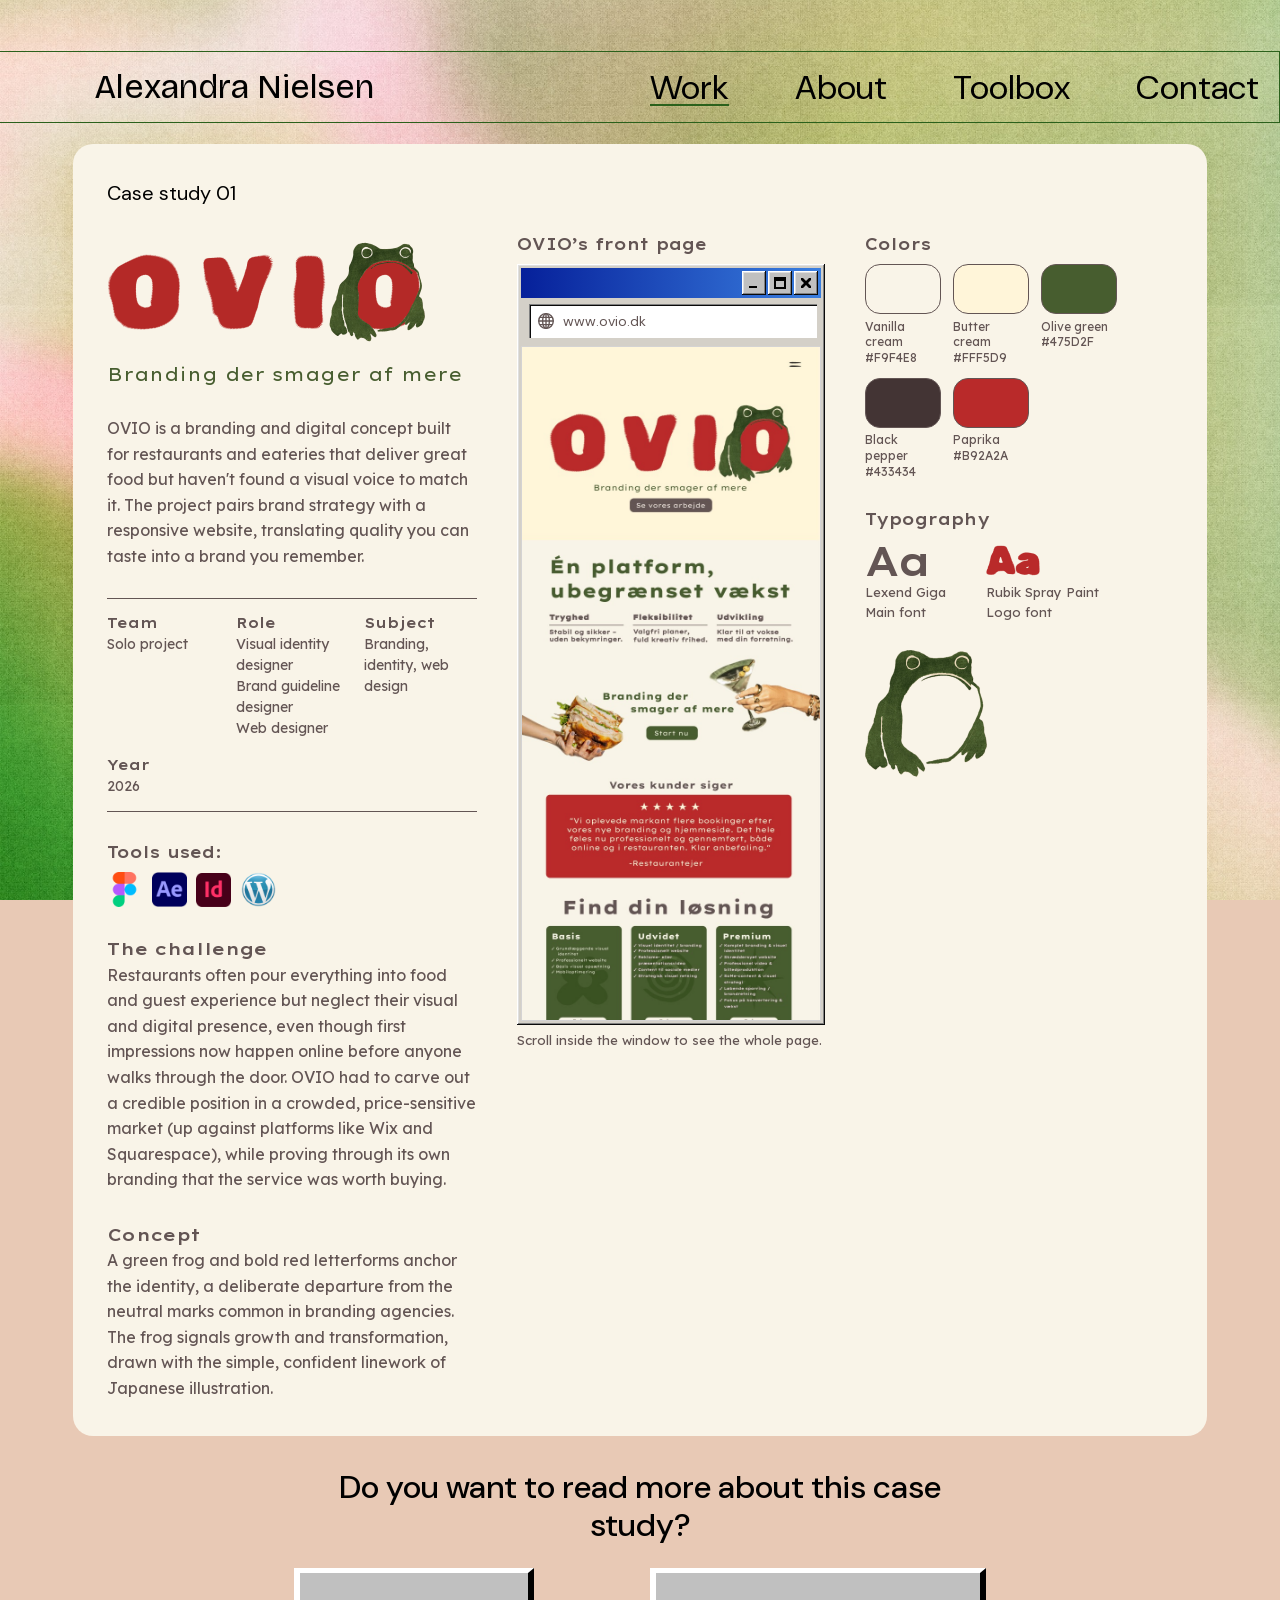
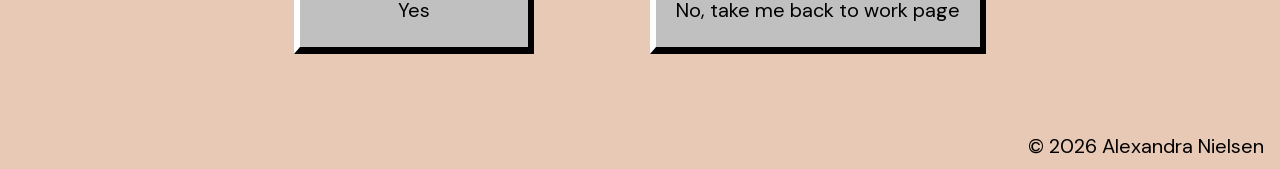
<file: ovio.html>
<!DOCTYPE html>
<html lang="en">
<head>
  <meta charset="UTF-8">
  <meta name="viewport" content="width=device-width, initial-scale=1.0">
  <title>OVIO – Case study – Alexandra Nielsen</title>
  <meta name="description" content="OVIO: branding and a responsive website for a fictional agency that brands restaurants.">
  <!-- Preview when the link is shared (LinkedIn, Slack, …) -->
  <meta property="og:type" content="website">
  <meta property="og:site_name" content="Alexandra Nielsen – Portfolio">
  <meta property="og:title" content="OVIO – Case study – Alexandra Nielsen">
  <meta property="og:description" content="OVIO: branding and a responsive website for a fictional agency that brands restaurants.">
  <meta property="og:url" content="https://alenie.dk/ovio.html">
  <meta property="og:image" content="https://alenie.dk/assets/img/home/monitor-portfolio.png">
  <meta property="og:image:alt" content="A retro computer monitor with the word PORTFOLIO on a Windows XP background">
  <link rel="icon" href="assets/icons/favicon.png">
  <link rel="stylesheet" href="css/style.css">
  <script type="module" src="js/main.js"></script>
</head>
<body class="page--case case--ovio">
  <a class="skip-link" href="#main">Skip to content</a>

  <header class="site-header">
    <div class="site-header__bar">
      <a class="site-header__name" href="index.html">Alexandra Nielsen</a>
      <nav class="site-nav" aria-label="Main">
        <ul>
          <li><a href="work.html" aria-current="page">Work</a></li>
          <li><a href="about.html">About</a></li>
          <li><a href="toolbox.html">Toolbox</a></li>
          <li><a href="contact.html">Contact</a></li>
        </ul>
      </nav>
    </div>
  </header>

  <main id="main" class="case">

    <!-- ================= Summary ================= -->
    <article class="case-card">
      <p class="case-card__label">Case study 01</p>

      <div class="case-grid case-grid--three">

        <!-- Column 1 -->
        <div class="case-column">
          <div>
            <h1><img class="blend" src="assets/img/cases/ovio/ovio-logo.png" alt="OVIO" width="345" height="121"></h1>
            <p class="case-tagline" lang="da">Branding der smager af mere</p>
          </div>

          <div class="case-text">
            <p>OVIO is a branding and digital concept built for restaurants and eateries that deliver great food but haven't found a visual voice to match it. The project pairs brand strategy with a responsive website, translating quality you can taste into a brand you remember.</p>
          </div>

          <dl class="case-meta">
            <div>
              <dt>Team</dt>
              <dd>Solo project</dd>
            </div>
            <div>
              <dt>Role</dt>
              <dd>Visual identity designer<br>Brand guideline designer<br>Web designer</dd>
            </div>
            <div>
              <dt>Subject</dt>
              <dd>Branding, identity, web design</dd>
            </div>
            <div>
              <dt>Year</dt>
              <dd>2026</dd>
            </div>
          </dl>

          <div>
            <h2 class="case-small-heading">Tools used:</h2>
            <ul class="case-tools">
              <li><img src="assets/icons/tools/figma.png" alt="Figma" width="35" height="35"></li>
              <li><img src="assets/icons/tools/after-effects.png" alt="Adobe After Effects" width="35" height="35"></li>
              <li><img src="assets/icons/tools/indesign.png" alt="Adobe InDesign" width="35" height="35"></li>
              <li><img src="assets/icons/tools/wordpress.png" alt="WordPress" width="35" height="35"></li>
            </ul>
          </div>

          <div class="case-text">
            <h2>The challenge</h2>
            <p>Restaurants often pour everything into food and guest experience but neglect their visual and digital presence, even though first impressions now happen online before anyone walks through the door. OVIO had to carve out a credible position in a crowded, price-sensitive market (up against platforms like Wix and Squarespace), while proving through its own branding that the service was worth buying.</p>
          </div>

          <div class="case-text">
            <h2>Concept</h2>
            <p>A green frog and bold red letterforms anchor the identity, a deliberate departure from the neutral marks common in branding agencies. The frog signals growth and transformation, drawn with the simple, confident linework of Japanese illustration.</p>
          </div>
        </div>

        <!-- Column 2: the website in a small browser window -->
        <div class="case-column">
          <figure class="mockup">
            <figcaption class="case-small-heading">OVIO’s front page</figcaption>
            <div class="window">
              <div class="window__titlebar" aria-hidden="true">
                <div class="window__controls">
                  <span class="window__control"><svg><use href="assets/icons/ui.svg#minimize"></use></svg></span>
                  <span class="window__control"><svg><use href="assets/icons/ui.svg#maximize"></use></svg></span>
                  <span class="window__control"><svg><use href="assets/icons/ui.svg#close"></use></svg></span>
                </div>
              </div>
              <div class="browser-bar" aria-hidden="true">
                <div class="browser-bar__address">
                  <svg><use href="assets/icons/ui.svg#globe"></use></svg>
                  <span class="browser-bar__url">www.ovio.dk</span>
                </div>
              </div>
              <div class="window__body mockup__screen mockup__screen--tall" tabindex="0" role="region" aria-label="OVIO’s front page (scroll to see more)">
                <img src="assets/img/cases/ovio/ovio-website-frontpage-1.jpg" alt="Top of the OVIO frontpage: logo, the headline “Én platform, ubegrænset vækst”, three pillars, a five-star review and the packages Basis, Udvidet and Premium." width="664" height="1662" loading="lazy">
                <img src="assets/img/cases/ovio/ovio-website-frontpage-2.jpg" alt="Lower part of the OVIO frontpage: the “Vores arbejde” portfolio grid with restaurant branding, menus and posters, and the green footer." width="664" height="1498" loading="lazy">
              </div>
            </div>
            <p class="mockup-hint">Scroll inside the window to see the whole page.</p>
          </figure>
        </div>

        <!-- Column 3 -->
        <div class="case-column">
          <div>
            <h2 class="case-small-heading">Colors</h2>
            <ul class="palette">
              <li class="swatch"><span style="background: #f9f4e8"></span>Vanilla cream<br>#F9F4E8</li>
              <li class="swatch"><span style="background: #fff5d9"></span>Butter cream<br>#FFF5D9</li>
              <li class="swatch"><span style="background: #475d2f"></span>Olive green<br>#475D2F</li>
              <li class="swatch"><span style="background: #433434"></span>Black pepper<br>#433434</li>
              <li class="swatch"><span style="background: #b92a2a"></span>Paprika<br>#B92A2A</li>
            </ul>
          </div>

          <div>
            <h2 class="case-small-heading">Typography</h2>
            <ul class="fonts">
              <li><span class="font-sample" style="font-family: 'Lexend Giga'; font-weight: 600" aria-hidden="true">Aa</span>Lexend Giga<br>Main font</li>
              <li><span class="font-sample" style="font-family: 'Rubik Spray Paint'; color: #b92a2a" aria-hidden="true">Aa</span>Rubik Spray Paint<br>Logo font</li>
            </ul>
          </div>

          <img class="blend" src="assets/img/cases/ovio/ovio-frog.png" alt="OVIO’s mascot: a green frog drawn with simple Japanese-style lines." width="122" height="127">
        </div>

      </div>
    </article>

    <!-- ================= Read more? ================= -->
    <div class="readmore">
      <h2>Do you want to read more about this case study?</h2>
      <div class="readmore__buttons">
        <button class="btn-98 readmore__yes" type="button" aria-controls="continued">Yes</button>
        <a class="btn-98" href="work.html">No, take me back to work page</a>
      </div>
    </div>

    <!-- ================= Continued (hidden by main.js until "Yes") ================= -->
    <section class="case-card" id="continued">
      <h2 class="case-card__label" tabindex="-1">Case study 01 – continued</h2>

      <div class="case-grid case-grid--two">

        <!-- Column 1 -->
        <div class="case-column">
          <figure class="case-figure">
            <figcaption>Moodboard</figcaption>
            <img src="assets/img/cases/ovio/ovio-moodboard.jpg" alt="OVIO moodboard with the Sándó shop sign, a “Classico Night” poster, sketches of a black cat and the Yokō elephant, a tomato illustration and the red OVIO wordmark." width="922" height="518" loading="lazy">
          </figure>

          <div class="case-text">
            <h3>Process</h3>
            <p>Strategy to execution: communication brief and SMART goals, SWOT and value proposition, a Business Model Canvas, and a persona (a time-strapped owner/chef) to anchor design decisions.</p>
            <p>Two testing rounds shaped the design:</p>
            <ul>
              <li>Trunk test — confirmed first-time visitors quickly grasped the offering and pricing.</li>
              <li>Desirability test — the top unprompted words were “flot”, “moderne” and “kreativ”, matching the intended identity.</li>
            </ul>
            <p>SEO covered keyword placement, single-H1 structure, and internal linking across homepage, portfolio, and package pages.</p>
          </div>

          <div class="case-text">
            <h3>Landing page &amp; digital experience</h3>
            <p>The site translates the brand into a service-led experience for restaurant owners evaluating an agency:</p>
            <ul>
              <li>Hero — the OVIO mark, a clear value statement, one CTA.</li>
              <li>“Én platform, ubegrænset vækst” — three pillars (stability, flexibility, growth) making the case for one partner over scattered freelancers.</li>
              <li>Tiered packages — Basis, Udvidet, Premium, plus a build-your-own option, for both small spots and growing multi-location brands.</li>
              <li>Social proof — a five-star testimonial citing a measurable rise in bookings.</li>
              <li>Portfolio grid — restaurant branding, menus, event posters, and packaging, styled as a tactile, magazine-like grid.</li>
            </ul>
            <p>Built mobile-first with fast load times and a clear hierarchy, for owners evaluating agencies quickly between service and prep.</p>
          </div>

          <div class="case-text">
            <h3>Outcome</h3>
            <p>A cohesive brand system with logo, color, type, tone, and working site, positioning a fictional agency credibly against real competitors while staying distinct through one memorable character. Testing confirmed visitors understood the offering within seconds, in the terms the brand aimed for.</p>
            <p>Next steps: deeper technical SEO and testing with real restaurant owners.</p>
          </div>
        </div>

        <!-- Column 2 -->
        <div class="case-column">
          <div class="case-text">
            <h3>Moodboard &amp; references</h3>
            <p>Before the identity was locked, the moodboard gathered OVIO's raw influences: retro café signage, hand-drawn characters, tactile food photography, and Japanese print design — a feeling board more than a style guide, built around a shared warmth and playfulness.</p>
            <p>Vintage shopfront signage (like “Sándó”) shaped the confident, slightly worn typography, while sketches like the black cat and “Yokō” elephant pointed toward a single illustrated mascot — the seed of OVIO's frog. Japanese packaging and editorial layouts, seen in the tomato illustration, reinforced the simple linework and generous white space of the final logo.</p>
            <p>An early four-colour test (deep red, warm cream, dusty tan, muted olive) set the palette's temperature before refining into Vanilla cream, Butter cream, Olive green, and Paprika. Chango was tested here, but Rubik Spray Paint was chosen for OVIO’s logo for its unique character.</p>
          </div>

          <div class="case-pair">
            <div class="case-column">
              <img class="blend" src="assets/img/cases/ovio/ovio-logo.png" alt="The final OVIO logo in red with the green frog on the letter O." width="345" height="121" loading="lazy">

              <figure class="mockup">
                <figcaption class="case-small-heading">Package page: Basis</figcaption>
                <div class="window">
                  <div class="window__titlebar" aria-hidden="true">
                    <div class="window__controls">
                      <span class="window__control"><svg><use href="assets/icons/ui.svg#close"></use></svg></span>
                    </div>
                  </div>
                  <div class="window__body mockup__screen" tabindex="0" role="region" aria-label="Package page Basis (scroll to see more)">
                    <img src="assets/img/cases/ovio/ovio-template-basis.jpg" alt="OVIO package page “Basis”: what the package includes, who it is for, the price and an example template for a café called Evergreen." width="688" height="2578" loading="lazy">
                  </div>
                </div>
              </figure>
            </div>

            <figure class="mockup">
              <figcaption class="case-small-heading">Package page: Premium</figcaption>
              <div class="window">
                <div class="window__titlebar" aria-hidden="true">
                  <div class="window__controls">
                    <span class="window__control"><svg><use href="assets/icons/ui.svg#close"></use></svg></span>
                  </div>
                </div>
                <div class="window__body mockup__screen mockup__screen--tall" tabindex="0" role="region" aria-label="Package page Premium (scroll to see more)">
                  <img src="assets/img/cases/ovio/ovio-template-premium.jpg" alt="OVIO package page “Premium”: the full branding and growth package, with an example template showing “Aperitivo” and “After dark film night” posters." width="688" height="3012" loading="lazy">
                </div>
              </div>
            </figure>
          </div>
        </div>

      </div>

      <nav class="case-pager" aria-label="More case studies">
        <a href="phishing-awareness.html">← Phishing Awareness</a>
        <a href="work.html">All work</a>
        <a href="garn-og-craft.html">Garn &amp; Craft →</a>
      </nav>
    </section>

  </main>

  <footer class="site-footer">
    <p>© 2026 Alexandra Nielsen</p>
  </footer>
</body>
</html>
</file>
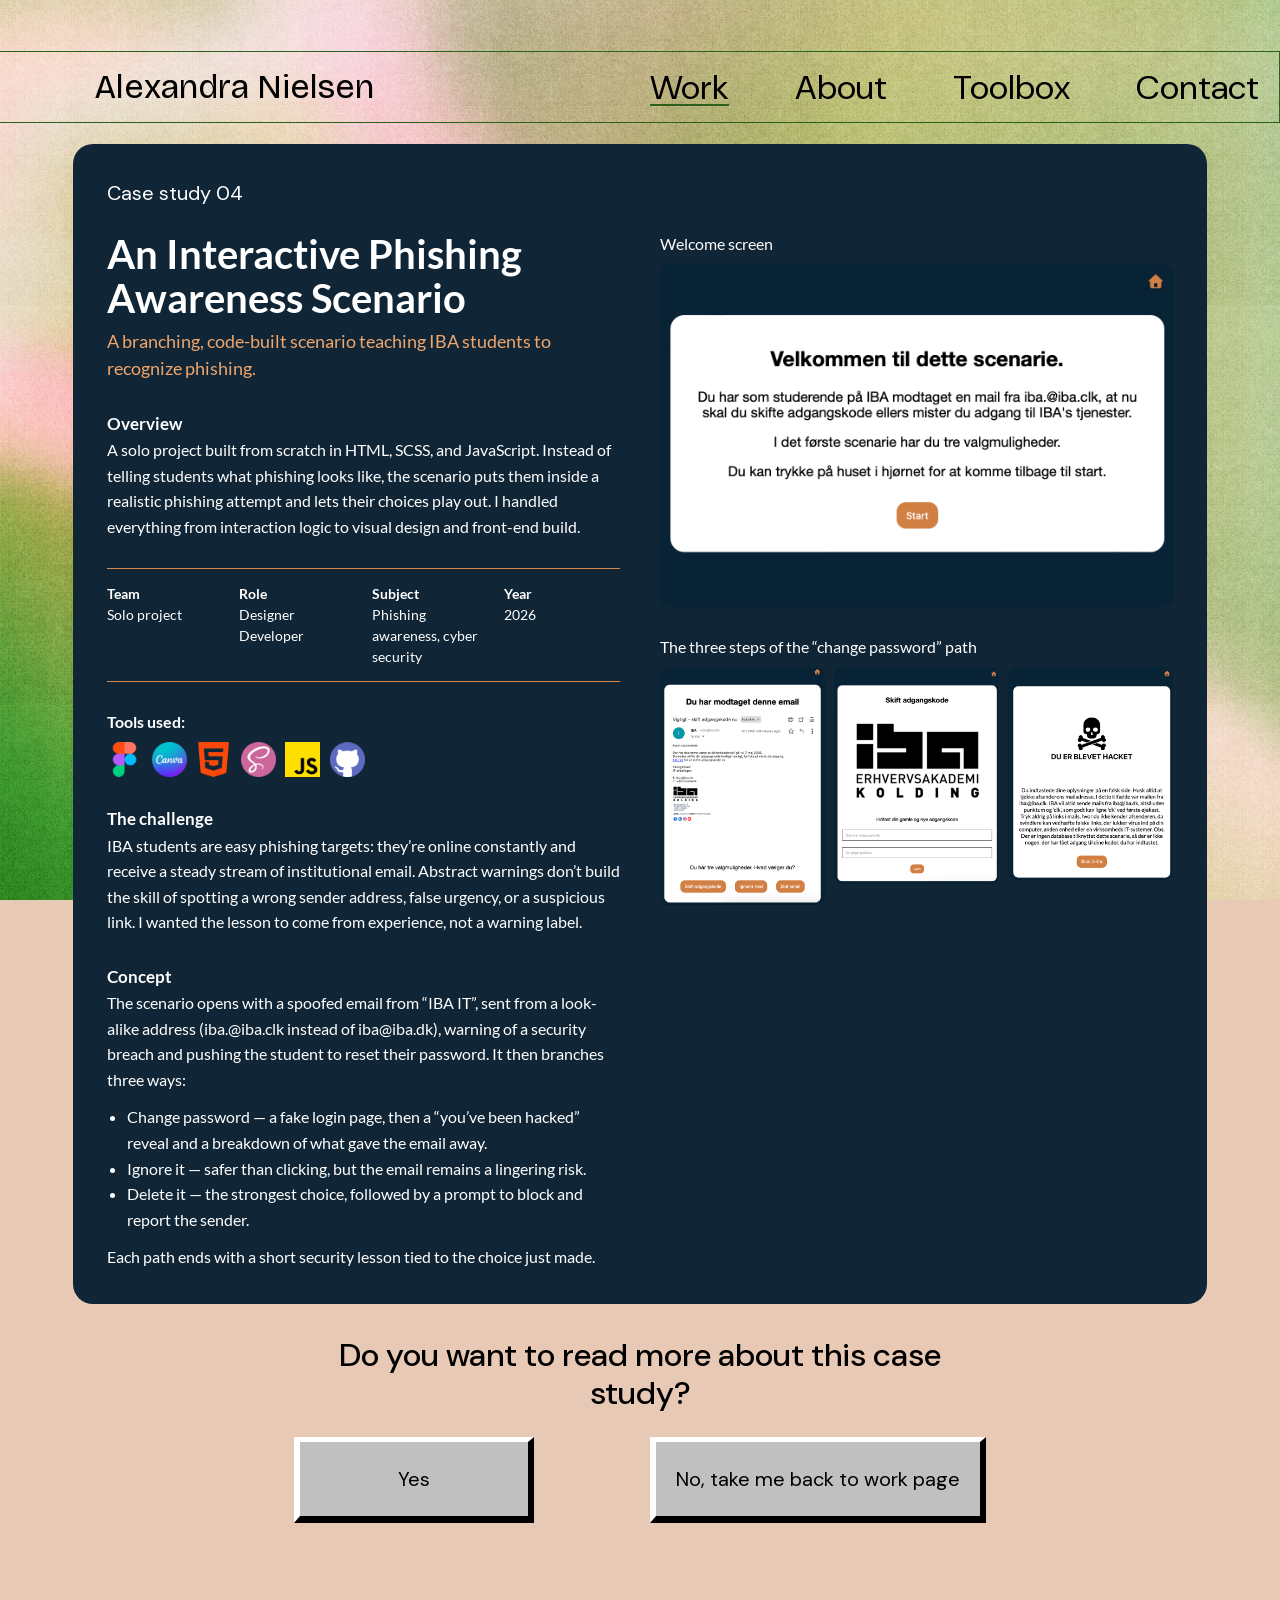
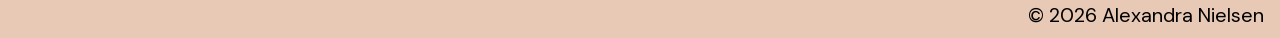
<file: phishing-awareness.html>
<!DOCTYPE html>
<html lang="en">
<head>
  <meta charset="UTF-8">
  <meta name="viewport" content="width=device-width, initial-scale=1.0">
  <title>Phishing Awareness – Case study – Alexandra Nielsen</title>
  <meta name="description" content="An interactive phishing awareness scenario, designed and coded from scratch, teaching IBA students to recognize phishing.">
  <!-- Preview when the link is shared (LinkedIn, Slack, …) -->
  <meta property="og:type" content="website">
  <meta property="og:site_name" content="Alexandra Nielsen – Portfolio">
  <meta property="og:title" content="Phishing Awareness – Case study – Alexandra Nielsen">
  <meta property="og:description" content="An interactive phishing awareness scenario, designed and coded from scratch, teaching IBA students to recognize phishing.">
  <meta property="og:url" content="https://alenie.dk/phishing-awareness.html">
  <meta property="og:image" content="https://alenie.dk/assets/img/home/monitor-portfolio.png">
  <meta property="og:image:alt" content="A retro computer monitor with the word PORTFOLIO on a Windows XP background">
  <link rel="icon" href="assets/icons/favicon.png">
  <link rel="stylesheet" href="css/style.css">
  <script type="module" src="js/main.js"></script>
</head>
<body class="page--case case--phishing">
  <a class="skip-link" href="#main">Skip to content</a>

  <header class="site-header">
    <div class="site-header__bar">
      <a class="site-header__name" href="index.html">Alexandra Nielsen</a>
      <nav class="site-nav" aria-label="Main">
        <ul>
          <li><a href="work.html" aria-current="page">Work</a></li>
          <li><a href="about.html">About</a></li>
          <li><a href="toolbox.html">Toolbox</a></li>
          <li><a href="contact.html">Contact</a></li>
        </ul>
      </nav>
    </div>
  </header>

  <main id="main" class="case">

    <!-- ================= Summary ================= -->
    <article class="case-card">
      <p class="case-card__label">Case study 04</p>

      <div class="case-grid case-grid--two">

        <!-- Column 1 -->
        <div class="case-column">
          <div>
            <h1 class="case-title">An Interactive Phishing Awareness Scenario</h1>
            <p class="case-tagline">A branching, code-built scenario teaching IBA students to recognize phishing.</p>
          </div>

          <div class="case-text">
            <h2>Overview</h2>
            <p>A solo project built from scratch in HTML, SCSS, and JavaScript. Instead of telling students what phishing looks like, the scenario puts them inside a realistic phishing attempt and lets their choices play out. I handled everything from interaction logic to visual design and front-end build.</p>
          </div>

          <dl class="case-meta">
            <div>
              <dt>Team</dt>
              <dd>Solo project</dd>
            </div>
            <div>
              <dt>Role</dt>
              <dd>Designer<br>Developer</dd>
            </div>
            <div>
              <dt>Subject</dt>
              <dd>Phishing awareness, cyber security</dd>
            </div>
            <div>
              <dt>Year</dt>
              <dd>2026</dd>
            </div>
          </dl>

          <div>
            <h2 class="case-small-heading">Tools used:</h2>
            <ul class="case-tools">
              <li><img src="assets/icons/tools/figma.png" alt="Figma" width="35" height="35"></li>
              <li><img src="assets/icons/tools/canva.png" alt="Canva" width="35" height="35"></li>
              <li><img src="assets/icons/tools/html.png" alt="HTML" width="35" height="35"></li>
              <li><img src="assets/icons/tools/scss.png" alt="SCSS" width="35" height="35"></li>
              <li><img src="assets/icons/tools/javascript.png" alt="JavaScript" width="35" height="35"></li>
              <li><img src="assets/icons/tools/github.png" alt="GitHub" width="35" height="35"></li>
            </ul>
          </div>

          <div class="case-text">
            <h2>The challenge</h2>
            <p>IBA students are easy phishing targets: they’re online constantly and receive a steady stream of institutional email. Abstract warnings don’t build the skill of spotting a wrong sender address, false urgency, or a suspicious link. I wanted the lesson to come from experience, not a warning label.</p>
          </div>

          <div class="case-text">
            <h2>Concept</h2>
            <p>The scenario opens with a spoofed email from “IBA IT”, sent from a look-alike address (iba.@iba.clk instead of iba@iba.dk), warning of a security breach and pushing the student to reset their password. It then branches three ways:</p>
            <ul>
              <li>Change password — a fake login page, then a “you’ve been hacked” reveal and a breakdown of what gave the email away.</li>
              <li>Ignore it — safer than clicking, but the email remains a lingering risk.</li>
              <li>Delete it — the strongest choice, followed by a prompt to block and report the sender.</li>
            </ul>
            <p>Each path ends with a short security lesson tied to the choice just made.</p>
          </div>
        </div>

        <!-- Column 2 -->
        <div class="case-column">
          <figure class="case-figure">
            <figcaption>Welcome screen</figcaption>
            <img class="case-shot" src="assets/img/cases/phishing-awareness/phishing-welcome.png" alt="Welcome screen of the scenario, with Danish instructions and a Start button."  width="1184" height="792">
          </figure>

          <figure class="case-figure">
            <figcaption>The three steps of the “change password” path</figcaption>
            <ul class="case-gallery case-gallery--three">
              <li><img class="case-shot" src="assets/img/cases/phishing-awareness/phishing-email.png" alt="The phishing email from “IBA IT” with three buttons: change password, ignore email, delete email." width="533" height="771" loading="lazy"></li>
              <li><img class="case-shot" src="assets/img/cases/phishing-awareness/phishing-login.png" alt="The fake IBA login page asking for the old and new password." width="588" height="774" loading="lazy"></li>
              <li><img class="case-shot" src="assets/img/cases/phishing-awareness/phishing-hacked.png" alt="The “you have been hacked” screen with a skull and an explanation of the warning signs." width="593" height="768" loading="lazy"></li>
            </ul>
          </figure>
        </div>

      </div>
    </article>

    <!-- ================= Read more? ================= -->
    <div class="readmore">
      <h2>Do you want to read more about this case study?</h2>
      <div class="readmore__buttons">
        <button class="btn-98 readmore__yes" type="button" aria-controls="continued">Yes</button>
        <a class="btn-98" href="work.html">No, take me back to work page</a>
      </div>
    </div>

    <!-- ================= Continued (hidden by main.js until "Yes") ================= -->
    <section class="case-card" id="continued">
      <h2 class="case-card__label" tabindex="-1">Case study 04 – continued</h2>

      <div class="case-grid case-grid--two">

        <!-- Column 1 -->
        <div class="case-column">
          <figure class="case-figure">
            <figcaption>Flowchart</figcaption>
            <img class="case-shot" src="assets/img/cases/phishing-awareness/phishing-flowchart.png" alt="Flowchart of every branch in the scenario: the email, the three choices, and the lesson at the end of each path." width="1254" height="1776" loading="lazy">
          </figure>
        </div>

        <!-- Column 2 -->
        <div class="case-column">
          <div class="case-text">
            <h3>Process</h3>
            <p>Design started in Figma, mapping out the full branching logic as a flowchart before any code was written — tracing every possible path a student could take through the scenario and what each one needed to teach. That flowchart became the blueprint for the JavaScript state logic later on.</p>
            <p>From there the build moved into HTML for structure, SCSS for styling, and JavaScript for the interaction and branching logic, with the phishing email, fake login screen, and “hacked” reveal all designed as in-scenario assets rather than generic stock imagery.</p>
          </div>

          <div class="case-text">
            <h3>Outcome</h3>
            <p>The result is a working, publicly hosted interactive scenario that turns a phishing warning into something a student actually experiences and makes choices inside of. The payoff is real, specific security guidance, arriving at exactly the moment it’s most relevant to what they just chose.</p>
            <p>Two limitations remain: button placement on mobile, and the scenario has not yet been validated with real users. Next steps are fixing the layout structure and testing with IBA students.</p>
          </div>

          <figure class="case-figure case-figure--small">
            <figcaption>Reference: IBA’s real “forgotten password” page</figcaption>
            <img class="case-shot" src="assets/img/cases/phishing-awareness/phishing-reference.png" alt="IBA’s real forgotten-password page, used as the design reference for the fake login page." width="731" height="887" loading="lazy">
          </figure>
        </div>

      </div>

      <nav class="case-pager" aria-label="More case studies">
        <a href="gls-ai-playbook.html">← GLS AI Playbook</a>
        <a href="work.html">All work</a>
        <a href="ovio.html">OVIO →</a>
      </nav>
    </section>

  </main>

  <footer class="site-footer">
    <p>© 2026 Alexandra Nielsen</p>
  </footer>
</body>
</html>
</file>
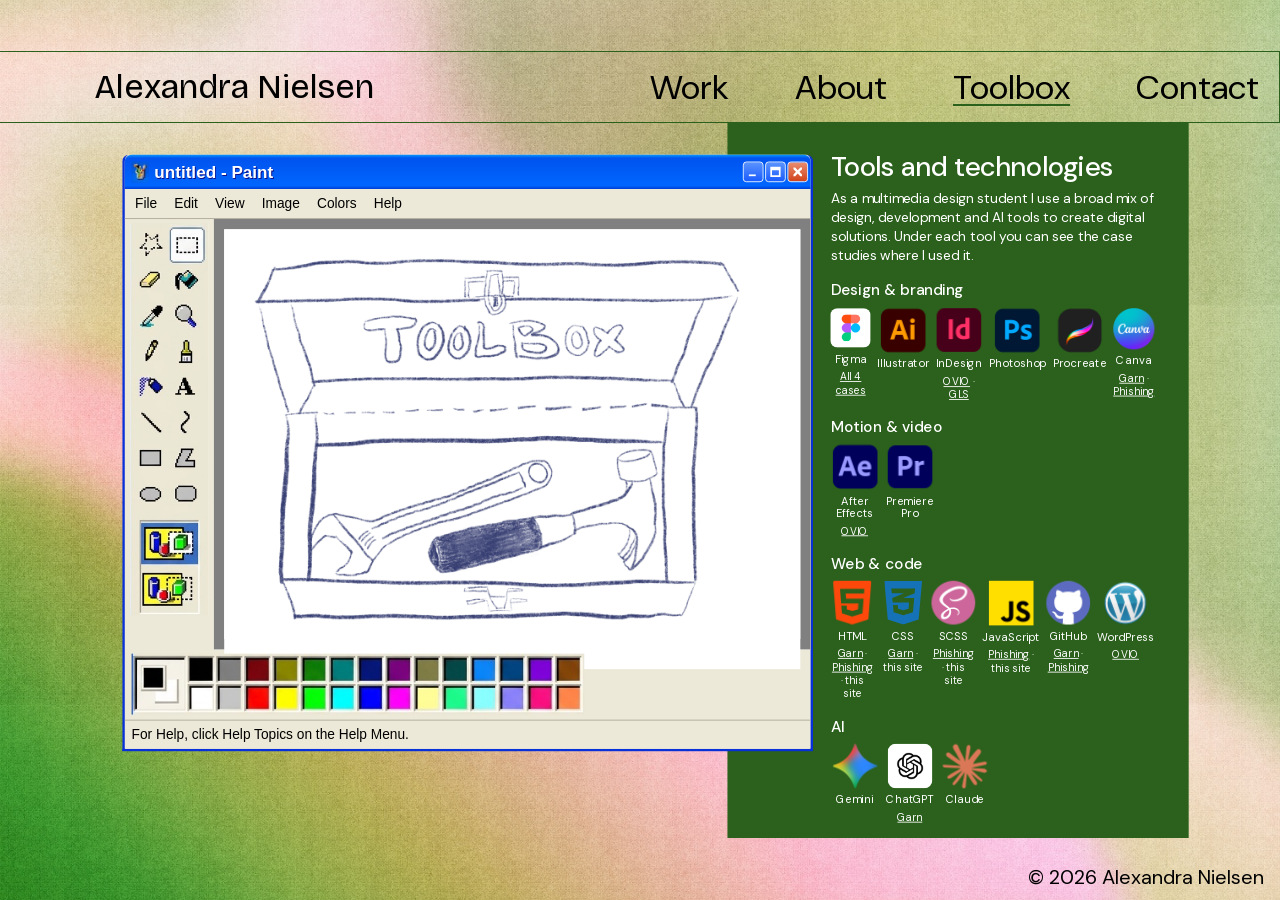
<file: toolbox.html>
<!DOCTYPE html>
<html lang="en">
<head>
  <meta charset="UTF-8">
  <meta name="viewport" content="width=device-width, initial-scale=1.0">
  <title>Toolbox – Alexandra Nielsen</title>
  <meta name="description" content="The design, development and AI tools Alexandra Nielsen works with.">
  <!-- Preview when the link is shared (LinkedIn, Slack, …) -->
  <meta property="og:type" content="website">
  <meta property="og:site_name" content="Alexandra Nielsen – Portfolio">
  <meta property="og:title" content="Toolbox – Alexandra Nielsen">
  <meta property="og:description" content="The design, development and AI tools Alexandra Nielsen works with.">
  <meta property="og:url" content="https://alenie.dk/toolbox.html">
  <meta property="og:image" content="https://alenie.dk/assets/img/home/monitor-portfolio.png">
  <meta property="og:image:alt" content="A retro computer monitor with the word PORTFOLIO on a Windows XP background">
  <link rel="icon" href="assets/icons/favicon.png">
  <link rel="stylesheet" href="css/style.css">
  <script type="module" src="js/main.js"></script>
</head>
<body>
  <a class="skip-link" href="#main">Skip to content</a>

  <header class="site-header">
    <div class="site-header__bar">
      <a class="site-header__name" href="index.html">Alexandra Nielsen</a>
      <nav class="site-nav" aria-label="Main">
        <ul>
          <li><a href="work.html">Work</a></li>
          <li><a href="about.html">About</a></li>
          <li><a href="toolbox.html" aria-current="page">Toolbox</a></li>
          <li><a href="contact.html">Contact</a></li>
        </ul>
      </nav>
    </div>
  </header>

  <main id="main">
    <div class="toolbox">

      <!-- Green panel with the tools (first, so phones see it before the drawing) -->
      <section class="toolbox__panel">
        <h1>Tools and technologies</h1>
        <p>As a multimedia design student I use a broad mix of design, development and AI tools to create digital solutions. Under each tool you can see the case studies where I used it.</p>

        <h2>Design &amp; branding</h2>
        <ul class="tool-list">
          <li class="tool tool--tile"><img src="assets/icons/tools/figma.png" alt="" width="90" height="90">Figma<span class="tool__used"><a href="work.html">All 4 cases</a></span></li>
          <li class="tool"><img src="assets/icons/tools/illustrator.png" alt="" width="90" height="90">Illustrator</li>
          <li class="tool"><img src="assets/icons/tools/indesign.png" alt="" width="90" height="90">InDesign<span class="tool__used"><a href="ovio.html">OVIO</a> · <a href="gls-ai-playbook.html">GLS</a></span></li>
          <li class="tool"><img src="assets/icons/tools/photoshop.png" alt="" width="90" height="90">Photoshop</li>
          <li class="tool"><img src="assets/icons/tools/procreate.png" alt="" width="90" height="90">Procreate</li>
          <li class="tool"><img src="assets/icons/tools/canva.png" alt="" width="90" height="90">Canva<span class="tool__used"><a href="garn-og-craft.html">Garn</a> · <a href="phishing-awareness.html">Phishing</a></span></li>
        </ul>

        <h2>Motion &amp; video</h2>
        <ul class="tool-list">
          <li class="tool"><img src="assets/icons/tools/after-effects.png" alt="" width="90" height="90">After Effects<span class="tool__used"><a href="ovio.html">OVIO</a></span></li>
          <li class="tool"><img src="assets/icons/tools/premiere-pro.png" alt="" width="90" height="90">Premiere Pro</li>
        </ul>

        <h2>Web &amp; code</h2>
        <ul class="tool-list">
          <li class="tool"><img src="assets/icons/tools/html.png" alt="" width="90" height="90">HTML<span class="tool__used"><a href="garn-og-craft.html">Garn</a> · <a href="phishing-awareness.html">Phishing</a> · this site</span></li>
          <li class="tool"><img src="assets/icons/tools/css.svg" alt="" width="90" height="90">CSS<span class="tool__used"><a href="garn-og-craft.html">Garn</a> · this site</span></li>
          <li class="tool"><img src="assets/icons/tools/scss.png" alt="" width="90" height="90">SCSS<span class="tool__used"><a href="phishing-awareness.html">Phishing</a> · this site</span></li>
          <li class="tool"><img src="assets/icons/tools/javascript.png" alt="" width="90" height="90">JavaScript<span class="tool__used"><a href="phishing-awareness.html">Phishing</a> · this site</span></li>
          <li class="tool"><img src="assets/icons/tools/github.png" alt="" width="90" height="90">GitHub<span class="tool__used"><a href="garn-og-craft.html">Garn</a> · <a href="phishing-awareness.html">Phishing</a></span></li>
          <li class="tool"><img src="assets/icons/tools/wordpress.png" alt="" width="90" height="90">WordPress<span class="tool__used"><a href="ovio.html">OVIO</a></span></li>
        </ul>

        <h2>AI</h2>
        <ul class="tool-list">
          <li class="tool"><img src="assets/icons/tools/gemini.png" alt="" width="90" height="90">Gemini</li>
          <li class="tool tool--tile"><img src="assets/icons/tools/chatgpt.png" alt="" width="90" height="90">ChatGPT<span class="tool__used"><a href="garn-og-craft.html">Garn</a></span></li>
          <li class="tool"><img src="assets/icons/tools/claude.png" alt="" width="90" height="90">Claude</li>
        </ul>
      </section>

      <!-- Paint window with the toolbox drawing (decoration) -->
      <div class="window window--paint toolbox__paint">
        <div class="window__titlebar">
          <img src="assets/img/paint/paint-icon.png" alt="" width="20" height="25">
          <span class="window__title" aria-hidden="true">untitled - Paint</span>
          <div class="window__controls">
            <span class="window__control" aria-hidden="true"><svg><use href="assets/icons/ui.svg#minimize"></use></svg></span>
            <span class="window__control" aria-hidden="true"><svg><use href="assets/icons/ui.svg#maximize"></use></svg></span>
            <a class="window__control window__control--close" href="index.html" aria-label="Close window and go to the desktop"><svg aria-hidden="true" focusable="false"><use href="assets/icons/ui.svg#close"></use></svg></a>
          </div>
        </div>
        <div class="paint__menu" aria-hidden="true">
          <span>File</span><span>Edit</span><span>View</span><span>Image</span><span>Colors</span><span>Help</span>
        </div>
        <div class="paint__workspace">
          <img class="paint__tools" src="assets/img/paint/paint-tools.png" alt="" width="130" height="640">
          <div class="paint__canvas">
            <img src="assets/img/toolbox/toolbox-sketch.png" alt="Hand-drawn sketch of an open toolbox with a wrench and a hammer inside." width="682" height="521">
          </div>
        </div>
        <img class="paint__palette" src="assets/img/paint/paint-palette.png" alt="" width="598" height="80">
        <p class="paint__status" aria-hidden="true">For Help, click Help Topics on the Help Menu.</p>
      </div>

    </div>
  </main>

  <footer class="site-footer">
    <p>© 2026 Alexandra Nielsen</p>
  </footer>
</body>
</html>
</file>
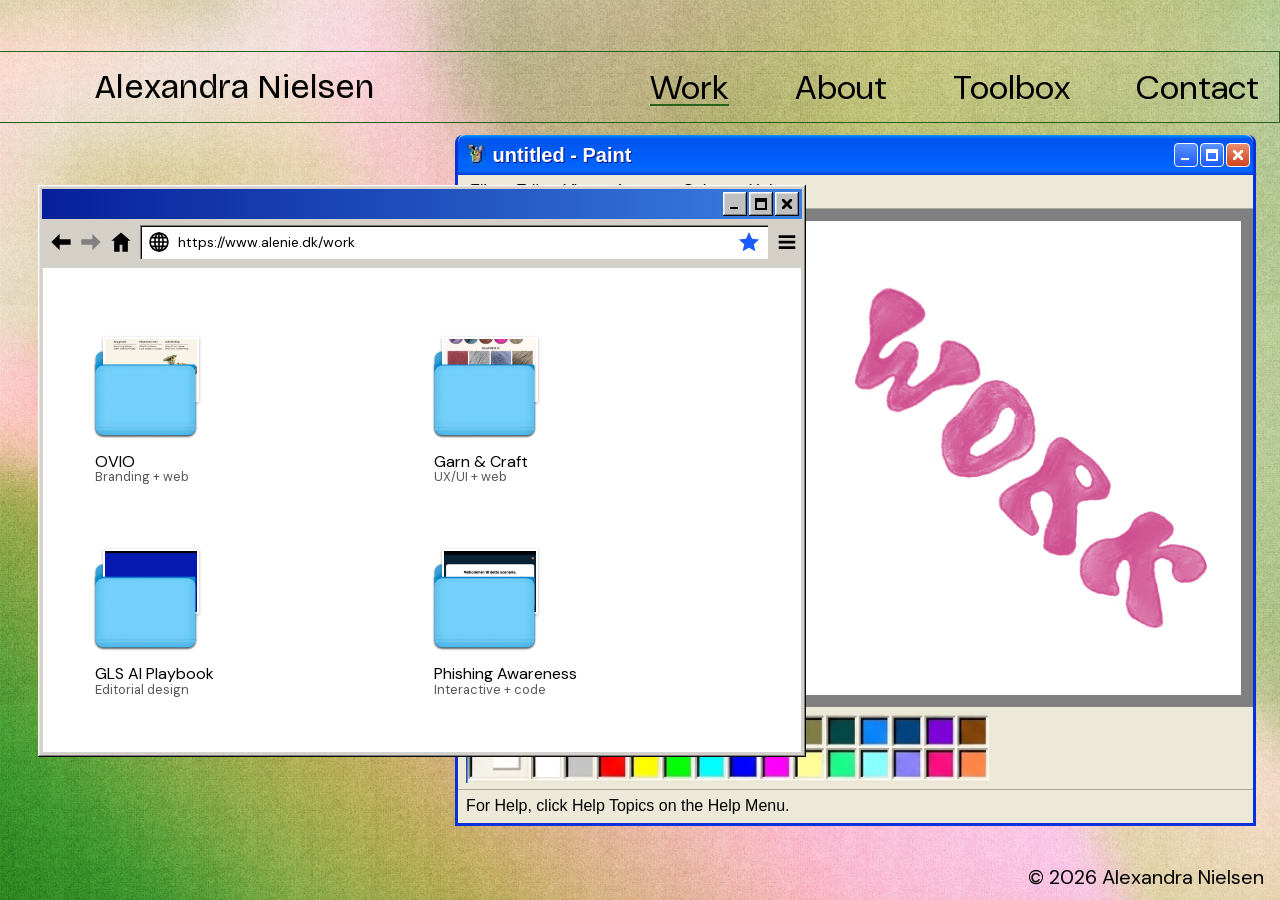
<file: work.html>
<!DOCTYPE html>
<html lang="en">
<head>
  <meta charset="UTF-8">
  <meta name="viewport" content="width=device-width, initial-scale=1.0">
  <title>Work – Alexandra Nielsen</title>
  <meta name="description" content="Selected work by Alexandra Nielsen: branding, UX/UI and web design case studies.">
  <!-- Preview when the link is shared (LinkedIn, Slack, …) -->
  <meta property="og:type" content="website">
  <meta property="og:site_name" content="Alexandra Nielsen – Portfolio">
  <meta property="og:title" content="Work – Alexandra Nielsen">
  <meta property="og:description" content="Selected work by Alexandra Nielsen: branding, UX/UI and web design case studies.">
  <meta property="og:url" content="https://alenie.dk/work.html">
  <meta property="og:image" content="https://alenie.dk/assets/img/home/monitor-portfolio.png">
  <meta property="og:image:alt" content="A retro computer monitor with the word PORTFOLIO on a Windows XP background">
  <link rel="icon" href="assets/icons/favicon.png">
  <link rel="stylesheet" href="css/style.css">
  <script type="module" src="js/main.js"></script>
</head>
<body>
  <a class="skip-link" href="#main">Skip to content</a>

  <header class="site-header">
    <div class="site-header__bar">
      <a class="site-header__name" href="index.html">Alexandra Nielsen</a>
      <nav class="site-nav" aria-label="Main">
        <ul>
          <li><a href="work.html" aria-current="page">Work</a></li>
          <li><a href="about.html">About</a></li>
          <li><a href="toolbox.html">Toolbox</a></li>
          <li><a href="contact.html">Contact</a></li>
        </ul>
      </nav>
    </div>
  </header>

  <main id="main">
    <div class="desktop work">

      <!-- Browser window with the project folders (first, so phones see the projects before the drawing) -->
      <div class="window work__browser">
        <div class="window__titlebar">
          <div class="window__controls">
            <span class="window__control" aria-hidden="true"><svg><use href="assets/icons/ui.svg#minimize"></use></svg></span>
            <span class="window__control" aria-hidden="true"><svg><use href="assets/icons/ui.svg#maximize"></use></svg></span>
            <a class="window__control" href="index.html" aria-label="Close window and go to the desktop"><svg aria-hidden="true" focusable="false"><use href="assets/icons/ui.svg#close"></use></svg></a>
          </div>
        </div>
        <div class="browser-bar" aria-hidden="true">
          <svg><use href="assets/icons/ui.svg#back"></use></svg>
          <svg class="is-grey"><use href="assets/icons/ui.svg#forward"></use></svg>
          <svg><use href="assets/icons/ui.svg#home"></use></svg>
          <div class="browser-bar__address">
            <svg><use href="assets/icons/ui.svg#globe"></use></svg>
            <span class="browser-bar__url">https://www.alenie.dk/work</span>
            <svg class="browser-bar__star"><use href="assets/icons/ui.svg#star"></use></svg>
          </div>
          <svg><use href="assets/icons/ui.svg#menu"></use></svg>
        </div>
        <div class="window__body">
          <h1 class="visually-hidden">My work</h1>

          <!-- main.js adds one folder for every project here -->
          <ul class="folder-list"></ul>

          <noscript>
            <p><a href="ovio.html">OVIO</a> · <a href="garn-og-craft.html">Garn &amp; Craft</a> · <a href="gls-ai-playbook.html">GLS AI Playbook</a> · <a href="phishing-awareness.html">Phishing Awareness</a></p>
          </noscript>
        </div>
      </div>

      <!-- Paint window with the "WORK" drawing (decoration, behind the browser window on desktop) -->
      <div class="window window--paint work__paint">
        <div class="window__titlebar">
          <img src="assets/img/paint/paint-icon.png" alt="" width="20" height="25">
          <span class="window__title" aria-hidden="true">untitled - Paint</span>
          <div class="window__controls">
            <span class="window__control" aria-hidden="true"><svg><use href="assets/icons/ui.svg#minimize"></use></svg></span>
            <span class="window__control" aria-hidden="true"><svg><use href="assets/icons/ui.svg#maximize"></use></svg></span>
            <a class="window__control window__control--close" href="index.html" aria-label="Close window and go to the desktop"><svg aria-hidden="true" focusable="false"><use href="assets/icons/ui.svg#close"></use></svg></a>
          </div>
        </div>
        <div class="paint__menu" aria-hidden="true">
          <span>File</span><span>Edit</span><span>View</span><span>Image</span><span>Colors</span><span>Help</span>
        </div>
        <div class="paint__workspace">
          <img class="paint__tools" src="assets/img/paint/paint-tools.png" alt="" width="130" height="640">
          <div class="paint__canvas">
            <img src="assets/img/work/work-lettering.png" alt="The word WORK hand-lettered in pink." width="471" height="425">
          </div>
        </div>
        <img class="paint__palette" src="assets/img/paint/paint-palette.png" alt="" width="598" height="80">
        <p class="paint__status" aria-hidden="true">For Help, click Help Topics on the Help Menu.</p>
      </div>

    </div>
  </main>

  <footer class="site-footer">
    <p>© 2026 Alexandra Nielsen</p>
  </footer>
</body>
</html>
</file>
<file: css/style.css>
@font-face {
  font-family: "Lato";
  src: url("../assets/fonts/lato-400.woff2") format("woff2");
  font-weight: 400;
  font-display: swap;
}
@font-face {
  font-family: "Lato";
  src: url("../assets/fonts/lato-700.woff2") format("woff2");
  font-weight: 700;
  font-display: swap;
}
@font-face {
  font-family: "Lato";
  src: url("../assets/fonts/lato-900.woff2") format("woff2");
  font-weight: 900;
  font-display: swap;
}
@font-face {
  font-family: "Newson";
  src: url("../assets/fonts/Newson-Regular.ttf") format("truetype");
  font-style: normal;
  font-weight: 400;
  font-display: swap;
}
@font-face {
  font-family: "Newson";
  src: url("../assets/fonts/Newson-Medium.ttf") format("truetype");
  font-style: normal;
  font-weight: 500 900;
  font-display: swap;
}
@font-face {
  font-family: "DM Sans";
  src: url("../assets/fonts/dm-sans-variable.woff2") format("woff2");
  font-weight: 100 1000;
  font-display: swap;
}
@font-face {
  font-family: "Bricolage Grotesque";
  src: url("../assets/fonts/bricolage-grotesque-variable.woff2") format("woff2");
  font-weight: 200 800;
  font-display: swap;
}
@font-face {
  font-family: "Share Tech Mono";
  src: url("../assets/fonts/share-tech-mono-400.woff2") format("woff2");
  font-display: swap;
}
@font-face {
  font-family: "Lexend Giga";
  src: url("../assets/fonts/lexend-giga-variable.woff2") format("woff2");
  font-weight: 100 900;
  font-display: swap;
}
@font-face {
  font-family: "Lexend";
  src: url("../assets/fonts/lexend-variable.woff2") format("woff2");
  font-weight: 100 900;
  font-display: swap;
}
@font-face {
  font-family: "Rubik Spray Paint";
  src: url("../assets/fonts/rubik-spray-paint-400.woff2") format("woff2");
  font-display: swap;
}
@font-face {
  font-family: "Merriweather Sans";
  src: url("../assets/fonts/merriweather-sans-variable.woff2") format("woff2");
  font-weight: 300 800;
  font-display: swap;
}
@font-face {
  font-family: "Roboto";
  src: url("../assets/fonts/roboto-variable.woff2") format("woff2");
  font-weight: 100 900;
  font-display: swap;
}
* {
  box-sizing: border-box;
  margin: 0;
}

body {
  display: flex;
  flex-direction: column;
  min-height: 100vh;
  font-family: "DM Sans", sans-serif;
  line-height: 1.5;
  color: #000;
}

main {
  flex: 1;
  width: 100%;
  max-width: 1440px;
  margin: 0 auto;
}

img {
  display: block;
  max-width: 100%;
  height: auto;
}

a {
  color: inherit;
}

button {
  font: inherit;
  cursor: pointer;
}

ul {
  padding: 0;
  list-style: none;
}

.visually-hidden {
  position: absolute;
  width: 1px;
  height: 1px;
  overflow: hidden;
  clip: rect(0 0 0 0);
  white-space: nowrap;
}

:focus-visible {
  outline: 3px solid #000;
  outline-offset: 2px;
}

.skip-link {
  background-color: #c0c0c0;
  box-shadow: inset -1px -1px 0 #0a0a0a, inset 1px 1px 0 #fff, inset -2px -2px 0 #808080, inset 2px 2px 0 #dfdfdf;
  position: absolute;
  top: -100px;
  left: 0.5rem;
  z-index: 100;
  padding: 0.5rem 1rem;
  text-decoration: none;
}
.skip-link:focus {
  top: 0.5rem;
}

body {
  background-color: #e8c9b5;
  background-image: url("../assets/img/bg/background-mobile.jpg");
  background-position: center;
  background-size: cover;
}
@media (min-width: 1024px) {
  body {
    background-image: url("../assets/img/bg/background.jpg");
    background-attachment: fixed;
  }
}

.site-header {
  padding-top: 1rem;
}
@media (min-width: 1024px) {
  .site-header {
    padding-top: 51px;
  }
}

.site-header__bar {
  display: flex;
  flex-wrap: wrap;
  align-items: center;
  justify-content: space-between;
  gap: 0.5rem 1.5rem;
  padding: 0.75rem 1rem;
  border: 1.5px solid #2b611c;
  border-left: 0;
}
@media (min-width: 1024px) {
  .site-header__bar {
    min-height: 72px;
    padding: 0 20px 0 94px;
  }
}

.site-header__name {
  font-family: "Bricolage Grotesque", sans-serif;
  font-size: 1.5rem;
  line-height: 1;
  text-decoration: none;
}
@media (min-width: 1024px) {
  .site-header__name {
    font-size: 34px;
  }
}

.site-nav ul {
  display: flex;
  flex-wrap: wrap;
  gap: 0.25rem 1.25rem;
}
@media (min-width: 1024px) {
  .site-nav ul {
    gap: 66px;
  }
}

.site-nav a {
  font-size: 1.125rem;
  text-decoration: none;
}
@media (min-width: 1024px) {
  .site-nav a {
    font-size: 34px;
  }
}
.site-nav a:hover, .site-nav a[aria-current=page] {
  text-decoration: underline;
  text-decoration-color: #2b611c;
  text-decoration-thickness: 2px;
  text-underline-offset: 0.15em;
}

.marquee {
  display: flex;
  align-items: center;
  gap: 0.7rem;
  overflow: hidden;
  padding: 0.4rem 0;
  color: #fff;
  background: #2b611c;
}
@media (min-width: 1024px) {
  .marquee {
    font-size: 20px;
    line-height: 1;
  }
}

.marquee__viewport {
  min-width: 0;
  flex: 1;
  overflow: hidden;
}

.marquee__track {
  display: flex;
  width: max-content;
  white-space: nowrap;
  animation: portfolio-marquee 28s linear infinite;
}
.marquee__track span {
  display: block;
  flex: none;
  padding-right: 1rem;
}

@keyframes portfolio-marquee {
  to {
    transform: translateX(-50%);
  }
}
.marquee:hover .marquee__track,
.marquee:focus-within .marquee__track,
.marquee.is-paused .marquee__track {
  animation-play-state: paused;
}

.marquee__toggle {
  flex: none;
  margin-right: 0.7rem;
  padding: 0.15rem 0.55rem;
  border: 1px solid #fff;
  border-radius: 3px;
  background: transparent;
  color: #fff;
  font-size: 0.8rem;
}
.marquee__toggle:focus-visible {
  outline: 3px solid #fff;
  outline-offset: 2px;
}

@media (prefers-reduced-motion: reduce) {
  .marquee__track {
    animation: none;
  }
  .marquee__toggle {
    display: none;
  }
}
.site-footer {
  padding: 1.5rem 1rem 0.5rem;
  text-align: right;
}
@media (min-width: 1024px) {
  .site-footer {
    font-size: 20px;
  }
}

.window {
  display: flex;
  flex-direction: column;
  padding: 4px;
  font-family: Tahoma, Verdana, sans-serif;
  background-color: #d4d0c8;
  box-shadow: inset -1px -1px 0 #0a0a0a, inset 1px 1px 0 #fff, inset -2px -2px 0 #808080, inset 2px 2px 0 #dfdfdf;
}

.window__titlebar {
  display: flex;
  align-items: center;
  gap: 0.4rem;
  min-height: 30px;
  padding: 3px 3px 3px 0.5rem;
  color: #fff;
  background: linear-gradient(90deg, #06209a, #3a7fe0);
}

.window__title {
  flex: 1;
  font-size: 1rem;
  font-weight: 700;
}

.window__controls {
  display: flex;
  gap: 2px;
  margin-left: auto;
}

.window__control {
  background-color: #c0c0c0;
  box-shadow: inset -1px -1px 0 #0a0a0a, inset 1px 1px 0 #fff, inset -2px -2px 0 #808080, inset 2px 2px 0 #dfdfdf;
  display: grid;
  place-items: center;
  width: 24px;
  height: 24px;
  color: #000;
}
.window__control svg {
  width: 16px;
  height: 16px;
}

a.window__control:active {
  background-color: #fff;
  box-shadow: inset 1px 1px 0 #808080, inset 2px 2px 0 #0a0a0a, inset -1px -1px 0 #fff;
}

.window__body {
  position: relative;
  flex: 1;
  margin-top: 4px;
  padding: 1rem;
  overflow: auto;
  font-family: "DM Sans", sans-serif;
  background: #fff;
  border: 1px solid #d4d3d3;
}
@media (min-width: 1024px) {
  .window__body {
    font-size: 20px;
  }
}

.browser-bar {
  display: flex;
  align-items: center;
  gap: 0.5rem;
  padding: 6px 4px 4px 8px;
}
.browser-bar svg {
  flex: none;
  width: 22px;
  height: 22px;
}
.browser-bar .is-grey {
  color: #808080;
}

.browser-bar__address {
  display: flex;
  flex: 1;
  align-items: center;
  gap: 0.5rem;
  min-width: 0;
  min-height: 34px;
  padding: 2px 8px;
  background-color: #fff;
  box-shadow: inset 1px 1px 0 #808080, inset 2px 2px 0 #0a0a0a, inset -1px -1px 0 #fff;
}

.browser-bar__url {
  flex: 1;
  overflow: hidden;
  font-family: "DM Sans", sans-serif;
  font-size: 0.875rem;
  white-space: nowrap;
  text-overflow: ellipsis;
}

.browser-bar__star {
  color: #1a5cff;
}

.window--paint {
  padding: 0;
  background: #ece9d8;
  border: 3px solid #0831d9;
  border-top: 0;
  border-radius: 8px 8px 0 0;
  box-shadow: none;
}
.window--paint .window__titlebar {
  min-height: 40px;
  background: linear-gradient(180deg, #0997ff, #0053ee 10%, #06f 90%, #003dd7);
  border-radius: 8px 8px 0 0;
}
.window--paint .window__title {
  font-family: "Trebuchet MS", sans-serif;
  font-size: 1.25rem;
  text-shadow: 1px 1px 0 #0f1089;
}
.window--paint .window__control {
  color: #fff;
  background: linear-gradient(180deg, #5b93ff, #1a5cff);
  border: 1px solid #fff;
  border-radius: 4px;
  box-shadow: none;
}
.window--paint .window__control--close {
  background: linear-gradient(180deg, #e98d6e, #d1431c);
}

.paint__menu {
  display: flex;
  gap: 1.25rem;
  padding: 0.3rem 0.75rem;
  border-bottom: 1px solid #aca899;
}

.paint__workspace {
  display: flex;
  flex: 1;
  min-height: 0;
}

.paint__tools {
  width: auto;
  max-width: 13%;
  height: 100%;
  padding: 0.35rem;
  object-fit: contain;
  object-position: top;
}

.paint__canvas {
  display: grid;
  flex: 1;
  place-items: center;
  min-width: 0;
  background: #fff;
  border: 0.75rem solid #808080;
}
.paint__canvas img {
  max-height: 100%;
  object-fit: contain;
}

.paint__palette {
  flex: none;
  width: 66%;
  margin: 0.35rem 0.5rem;
}

.paint__status {
  padding: 0.3rem 0.5rem;
  border-top: 1px solid #aca899;
}

.btn-98 {
  display: inline-grid;
  place-items: center;
  min-width: 10rem;
  min-height: 3.5rem;
  padding: 0.5rem 1.25rem;
  font-family: "DM Sans", sans-serif;
  font-size: 1.125rem;
  line-height: 1.1;
  color: #000;
  text-align: center;
  text-decoration: none;
  background: #c0c0c0;
  border-style: solid;
  border-width: 5px 6px 7px 6px;
  border-color: #fff #000 #000 #fff;
}
@media (min-width: 1024px) {
  .btn-98 {
    min-width: 240px;
    min-height: 86px;
    font-size: 20px;
  }
}
.btn-98:hover {
  background: #dfdfdf;
}
.btn-98:active, .btn-98[aria-expanded=true] {
  border-color: #000 #fff #fff #000;
}

.btn-98--small {
  min-width: 0;
  min-height: 0;
  padding: 0.5rem 1rem;
  font-size: 1rem;
  border-width: 3px 4px 4px 3px;
}
@media (min-width: 1024px) {
  .btn-98--small {
    min-width: 0;
    min-height: 0;
    font-size: 1rem;
  }
}

.cv-buttons {
  display: flex;
  flex-wrap: wrap;
  gap: 0.75rem;
  margin-top: 1rem;
}

.dialog-98 {
  width: min(90vw, 22rem);
  margin: auto;
  padding: 4px;
  border: 0;
  background-color: #d4d0c8;
  box-shadow: inset -1px -1px 0 #0a0a0a, inset 1px 1px 0 #fff, inset -2px -2px 0 #808080, inset 2px 2px 0 #dfdfdf;
}
.dialog-98::backdrop {
  background: rgba(0, 0, 0, 0.3);
}
.dialog-98 .window__body {
  display: grid;
  gap: 1rem;
  justify-items: center;
  font-size: 1rem;
  text-align: center;
}

.desktop-icon {
  display: flex;
  flex-direction: column;
  align-items: center;
  gap: 0.35rem;
  width: 7rem;
  text-align: center;
  text-decoration: none;
}
.desktop-icon:focus-visible {
  outline: none;
}

.desktop-icon img {
  width: 100%;
}

.desktop-icon__tile {
  display: grid;
  place-items: center;
  width: 100%;
  aspect-ratio: 1;
  background: #fff;
  border-radius: 17%;
}
.desktop-icon__tile img {
  width: 62%;
}

.desktop-icon__label {
  padding: 0 0.25rem;
  font-size: 1rem;
  line-height: 1.1;
  text-shadow: 0 0 6px #fff, 0 0 2px #fff;
}

.desktop-icon.is-selected .desktop-icon__label,
.desktop-icon:focus-visible .desktop-icon__label {
  color: #fff;
  text-shadow: none;
  background: #0a246a;
  outline: 1px dotted #fff;
}

.desktop-icon.is-selected img,
.desktop-icon:focus-visible img {
  opacity: 0.75;
}

.desktop {
  display: flex;
  flex-direction: column;
  gap: 1.5rem;
  padding: 1.25rem 1rem;
}
@media (min-width: 1024px) {
  .desktop {
    position: relative;
    display: block;
    padding: 0;
  }
}

.desktop .window {
  max-height: 80vh;
}
@media (min-width: 1024px) {
  .desktop .window {
    max-height: none;
  }
}

@media (min-width: 1024px) {
  .desktop,
  .toolbox {
    opacity: 0;
    animation: show-page 0s 1s forwards;
  }
  .desktop.is-fitted,
  .toolbox.is-fitted {
    opacity: 1;
    animation: none;
    transition: opacity 0.2s;
  }
}
@keyframes show-page {
  to {
    opacity: 1;
  }
}
@media (min-width: 1024px) {
  .home {
    aspect-ratio: 1440/858;
  }
}

.home__monitor {
  width: min(100%, 36rem);
  margin: 0 auto;
}
@media (min-width: 1024px) {
  .home__monitor {
    position: absolute;
    left: 21.7361111111%;
    top: -1.8648018648%;
    width: 56.5277777778%;
  }
}

.home__icons {
  display: grid;
  grid-template-columns: repeat(auto-fill, minmax(7rem, 1fr));
  gap: 1.5rem 0.5rem;
  justify-items: center;
}
@media (min-width: 1024px) {
  .home__icons {
    display: contents;
  }
  .home__icons li {
    display: contents;
  }
}

.icon-illustrator,
.icon-figma,
.icon-vscode {
  width: 5.25rem;
}

@media (min-width: 1024px) {
  .icon-work {
    position: absolute;
    left: 2.7777777778%;
    top: 6.4102564103%;
    width: 10.5555555556%;
  }
  .icon-ovio {
    position: absolute;
    left: 0.6944444444%;
    top: 27.972027972%;
    width: 12.2222222222%;
  }
  .icon-illustrator {
    position: absolute;
    left: 10.4166666667%;
    top: 47.668997669%;
    width: 5.9722222222%;
  }
  .icon-toolbox {
    position: absolute;
    left: 6.5972222222%;
    top: 64.4522144522%;
    width: 10.5555555556%;
  }
  .icon-gls {
    position: absolute;
    left: 17.7083333333%;
    top: 81.1188811189%;
    width: 11.5277777778%;
  }
  .icon-about {
    position: absolute;
    left: 86.1111111111%;
    top: 8.1585081585%;
    width: 10.5555555556%;
  }
  .icon-figma {
    position: absolute;
    left: 91.6666666667%;
    top: 37.296037296%;
    width: 5.9722222222%;
  }
  .icon-garn {
    position: absolute;
    left: 85.0694444444%;
    top: 51.2820512821%;
    width: 10.7638888889%;
  }
  .icon-vscode {
    position: absolute;
    left: 78.4722222222%;
    top: 84.4988344988%;
    width: 7.1527777778%;
  }
}
.home__note {
  position: relative;
  z-index: 1;
  width: 14rem;
  margin: -3.5rem 1rem 0 auto;
  padding: 1.4em 1em 1em;
  font-size: 0.9375rem;
  line-height: 1.35;
  color: #000;
  background: #fdf3a1;
  box-shadow: 2px 4px 10px rgba(0, 0, 0, 0.25);
  transform: rotate(3deg);
}
@media (min-width: 1024px) {
  .home__note {
    position: absolute;
    top: 65.2680652681%;
    left: 59.0277777778%;
    width: 15.9722222222%;
    margin: 0;
    font-size: clamp(0.7rem, 1vw, 0.9375rem);
  }
}
.home__note::before {
  content: "";
  position: absolute;
  top: -0.6em;
  left: calc(50% - 2.5em);
  width: 5em;
  height: 1.4em;
  background: rgba(255, 255, 255, 0.55);
  transform: rotate(3deg);
}
.home__note h2 {
  font-size: 1.15em;
  font-weight: 600;
}
.home__note p {
  margin-top: 0.35em;
}
.home__note a {
  display: inline-block;
  margin-top: 0.6em;
  font-weight: 600;
}

@media (min-width: 1024px) {
  .about {
    aspect-ratio: 1440/760;
  }
}

@media (min-width: 1024px) {
  .about__photo {
    position: absolute;
    left: 35.4861111111%;
    top: 1.9736842105%;
    width: 60%;
    height: 84.6052631579%;
  }
}
.about__photo .window__body {
  padding: 0;
}
.about__photo img {
  width: 100%;
  height: 100%;
  object-fit: cover;
}

@media (min-width: 1024px) {
  .about__me {
    position: absolute;
    left: 3.1944444444%;
    top: 7.5%;
    width: 60%;
    height: 84.6052631579%;
  }
}
.about__me h1 {
  font-size: inherit;
  font-weight: 400;
}
.about__me p {
  max-width: 42rem;
  margin-top: 1em;
}

.about__facts {
  display: grid;
  gap: 0.4rem;
  max-width: 42rem;
  margin-top: 1em;
  padding: 0.75rem 0;
  border-block: 1px solid #d4d3d3;
}
.about__facts div {
  display: grid;
  gap: 0 1rem;
}
@media (min-width: 600px) {
  .about__facts div {
    grid-template-columns: 8rem 1fr;
  }
}
.about__facts dt {
  font-weight: 600;
}
.about__facts dd {
  margin: 0;
}

.about__fr {
  max-width: 42rem;
  margin-top: 1.5rem;
  padding-top: 0.75rem;
  font-size: 0.9em;
  border-top: 1px dotted #808080;
}
.about__fr h2 {
  font-size: inherit;
  font-weight: 600;
}
.about__fr p {
  margin-top: 0.25em;
}

@media (min-width: 1024px) {
  .work {
    aspect-ratio: 1440/800;
  }
}

.work__paint {
  aspect-ratio: 901/700;
}
@media (min-width: 1024px) {
  .work__paint {
    position: absolute;
    left: 35.5555555556%;
    top: 1.625%;
    width: 62.5694444444%;
    height: 97.25%;
  }
}
.work__paint .paint__canvas {
  justify-items: end;
}
.work__paint .paint__canvas img {
  width: 65%;
}

@media (min-width: 1024px) {
  .work__browser {
    position: absolute;
    left: 2.9861111111%;
    top: 8.75%;
    width: 60%;
    height: 80.375%;
    z-index: 1;
  }
  .work__browser .window__body {
    padding: 0.75rem 1rem;
  }
}

.folder-list {
  display: grid;
  grid-template-columns: repeat(auto-fill, minmax(9rem, 1fr));
  gap: 1.5rem 1rem;
}
@media (min-width: 1024px) {
  .folder-list {
    grid-template-columns: 1fr 1fr;
    gap: 0.5rem 1rem;
    padding: 0 2rem;
    font-size: 1rem;
  }
}
.folder-list .desktop-icon {
  align-items: flex-start;
  width: 100%;
  text-align: left;
}
.folder-list .desktop-icon__label {
  font-size: inherit;
  text-shadow: none;
}

.folder-icon {
  position: relative;
  display: block;
  width: min(100%, 11rem);
  padding-top: 18%;
}
@media (min-width: 1024px) {
  .folder-icon {
    width: min(8.5rem, 8.5vw);
  }
}

.folder-icon .folder-icon__preview {
  position: absolute;
  top: 34%;
  left: 10.5%;
  width: 89%;
  aspect-ratio: 3/2;
  object-fit: cover;
  object-position: top;
  border: 2px solid #fff;
  box-shadow: 0 1px 3px rgba(0, 0, 0, 0.3);
  transition: transform 0.2s;
}

.folder-icon__front {
  position: absolute;
  bottom: 0;
  left: 0;
  clip-path: inset(24% 0 0 0);
}

.desktop-icon.is-selected .folder-icon,
.desktop-icon:focus-visible .folder-icon {
  opacity: 0.75;
}
.desktop-icon.is-selected .folder-icon img,
.desktop-icon:focus-visible .folder-icon img {
  opacity: 1;
}

.desktop-icon.is-selected .folder-icon .folder-icon__preview,
.desktop-icon:focus-visible .folder-icon .folder-icon__preview {
  transform: translateY(-58%) rotate(-3deg);
}

@media (prefers-reduced-motion: reduce) {
  .folder-icon .folder-icon__preview {
    transition: none;
  }
}
.folder-list__soon,
.folder-list__tag {
  display: block;
  font-size: 0.8em;
}

.folder-list__tag {
  color: #555;
}

.desktop-icon.is-selected .folder-list__tag,
.desktop-icon:focus-visible .folder-list__tag {
  color: inherit;
}

.toolbox {
  display: grid;
}
@media (min-width: 1024px) {
  .toolbox {
    grid-template-columns: 58% 42%;
  }
}

.toolbox__paint {
  margin: 1.25rem 1rem;
  aspect-ratio: 901/778;
}
@media (min-width: 1024px) {
  .toolbox__paint {
    position: relative;
    z-index: 1;
    grid-row: 1;
    grid-column: 1;
    margin: 37px -100px 0 36px;
  }
}

.toolbox__panel {
  padding: 2rem 1rem;
  color: #fff;
  background: #2b611c;
}
@media (min-width: 1024px) {
  .toolbox__panel {
    grid-row: 1;
    grid-column: 2;
    padding: 32px 40px 1rem 120px;
  }
}
.toolbox__panel a {
  color: inherit;
}
.toolbox__panel h1 {
  font-size: 2rem;
  font-weight: 500;
  line-height: 1.2;
}
.toolbox__panel > p {
  max-width: 26rem;
}
@media (min-width: 1024px) {
  .toolbox__panel > p {
    margin-top: 0.4rem;
    line-height: 1.4;
  }
}
.toolbox__panel h2 {
  margin: 2rem 0 0.75rem;
  font-size: 1.125rem;
  font-weight: 500;
}
@media (min-width: 1024px) {
  .toolbox__panel h2 {
    margin: 1rem 0 0.4rem;
  }
}

.tool-list {
  display: grid;
  grid-template-columns: repeat(4, 1fr);
  gap: 1.25rem 0.75rem;
  max-width: 28rem;
}
@media (min-width: 1024px) {
  .tool-list {
    grid-template-columns: repeat(6, 1fr);
    gap: 0.75rem 0.5rem;
    max-width: none;
    font-size: 0.8125rem;
  }
}

.tool {
  display: flex;
  flex-direction: column;
  align-items: center;
  gap: 0.35rem;
  line-height: 1.2;
  text-align: center;
}
.tool img {
  width: 100%;
  max-width: 90px;
  aspect-ratio: 1;
  object-fit: contain;
}
@media (min-width: 1024px) {
  .tool img {
    max-width: 52px;
  }
}

.tool__used {
  font-size: 0.75rem;
  line-height: 1.3;
}

.tool--tile img {
  padding: 16%;
  background: #fff;
  border-radius: 18%;
}

@media (min-width: 1024px) {
  .contact {
    aspect-ratio: 1440/760;
  }
}

@media (min-width: 1024px) {
  .contact__window {
    position: absolute;
    left: 23.4722222222%;
    top: 7.6315789474%;
    width: 60%;
    height: 84.6052631579%;
  }
}
.contact__window h1 {
  margin-bottom: 0.5rem;
  font-size: 1.25em;
  font-weight: 600;
}
.contact__window p + p {
  margin-top: 0.75em;
}
.contact__window h2 {
  margin-top: 1.5rem;
  font-size: inherit;
  font-weight: 600;
}
.contact__window li {
  font-weight: 600;
}

.case--ovio {
  --case-bg: #f9f4e8;
  --case-text: #635554;
  --case-accent: #b92a2a;
  --case-accent-2: #475d2f;
  --case-heading-font: "Lexend Giga", sans-serif;
  --case-body-font: "Lexend", sans-serif;
}

.case--garn {
  --case-bg: #fff8f2;
  --case-text: #40312e;
  --case-accent: #40312e;
  --case-accent-2: #40312e;
  --case-heading-font: "Merriweather Sans", sans-serif;
  --case-body-font: "Roboto", sans-serif;
}

.case--gls {
  --case-bg: #fff;
  --case-text: #111;
  --case-accent: #111;
  --case-accent-2: #2134da;
  --case-rule: #2134da;
  --case-heading-font: "Newson", "DM Sans", sans-serif;
  --case-body-font: "Newson", "DM Sans", sans-serif;
}

.case--phishing {
  --case-bg: #102636;
  --case-text: #fff;
  --case-accent: #fff;
  --case-accent-2: #f0a56b;
  --case-rule: #d88949;
  --case-label: #fff;
  --case-heading-font: "Lato", Arial, sans-serif;
  --case-body-font: "Lato", Arial, sans-serif;
}

.case {
  padding: 1rem 0.5rem;
}
@media (min-width: 1024px) {
  .case {
    padding: 21px 73px;
  }
}

.case-card {
  padding: 1.25rem;
  font-family: var(--case-body-font);
  color: var(--case-text);
  background: var(--case-bg);
  border-radius: 20px;
}
@media (min-width: 1024px) {
  .case-card {
    padding: 34px;
  }
}

.case-card__label {
  margin-bottom: 1.5rem;
  font-family: "DM Sans", sans-serif;
  font-size: 1.25rem;
  font-weight: 400;
  color: var(--case-label, #000);
}

.case-grid {
  display: grid;
  gap: 2.5rem;
}
@media (min-width: 1024px) {
  .case-grid {
    align-items: start;
  }
}

@media (min-width: 1024px) {
  .case-grid--three {
    grid-template-columns: 1.2fr 1fr 1fr;
  }
}

@media (min-width: 1024px) {
  .case-grid--two {
    grid-template-columns: 1fr 1fr;
  }
}

.case-pair {
  display: grid;
  gap: 1.5rem;
}
@media (min-width: 600px) {
  .case-pair {
    grid-template-columns: 1fr 1fr;
    align-items: start;
  }
}

.case-column > * + * {
  margin-top: 1.75rem;
}

.case-title {
  font-family: var(--case-heading-font);
  font-size: 2.5rem;
  line-height: 1.1;
  color: var(--case-accent);
}

.case-tagline {
  margin-top: 0.5rem;
  font-family: var(--case-heading-font);
  font-size: 1.125rem;
  color: var(--case-accent-2);
}

.case-text {
  line-height: 1.6;
}
.case-text h2,
.case-text h3 {
  font-family: var(--case-heading-font);
  font-size: 1.0625rem;
  font-weight: 600;
}
.case-text p + p,
.case-text p + ul,
.case-text ul + p {
  margin-top: 0.75em;
}
.case-text ul {
  padding-left: 1.25rem;
  list-style: disc;
}

.case-meta {
  display: grid;
  grid-template-columns: repeat(auto-fit, minmax(6.5rem, 1fr));
  gap: 1rem;
  padding: 0.9rem 0;
  font-size: 0.875rem;
  border-top: 1px solid var(--case-rule, currentColor);
  border-bottom: 1px solid var(--case-rule, currentColor);
}
.case-meta dt {
  font-family: var(--case-heading-font);
  font-weight: 600;
}
.case-meta dd {
  margin: 0;
}

.case-small-heading {
  margin-bottom: 0.5rem;
  font-family: var(--case-heading-font);
  font-size: 1rem;
  font-weight: 600;
}

.case-tools {
  display: flex;
  gap: 0.6rem;
}
.case-tools img {
  width: 35px;
  height: 35px;
  object-fit: contain;
}

.palette {
  display: flex;
  flex-wrap: wrap;
  gap: 0.75rem;
}

.swatch {
  width: 4.75rem;
  font-size: 0.75rem;
  line-height: 1.3;
}
.swatch span {
  display: block;
  height: 50px;
  margin-bottom: 0.3rem;
  border: 1px solid var(--case-text);
  border-radius: 15px;
}

.fonts {
  display: flex;
  flex-wrap: wrap;
  gap: 1.5rem 2.5rem;
  font-size: 0.8125rem;
}

.font-sample {
  display: block;
  font-size: 2.5rem;
  line-height: 1.1;
}

.case-figure figcaption {
  margin-bottom: 0.5rem;
  font-family: var(--case-heading-font);
}

.case-figure--small {
  max-width: 20rem;
}

.case-shot {
  width: 100%;
  border-radius: 9px;
}

.case-gallery {
  display: grid;
  grid-template-columns: repeat(2, minmax(0, 1fr));
  gap: 0.6rem;
  align-items: start;
}

.case-gallery--three {
  grid-template-columns: repeat(3, minmax(0, 1fr));
}

.blend {
  mix-blend-mode: multiply;
}

.mockup__screen {
  height: 34rem;
  max-height: 75vh;
  padding: 0;
}

.mockup__screen--tall {
  height: 46rem;
}

.mockup .browser-bar svg {
  width: 18px;
  height: 18px;
}

.mockup-hint {
  margin-top: 0.4rem;
  font-size: 0.8125rem;
}

.readmore {
  display: grid;
  justify-items: center;
  gap: 1.5rem;
  padding: 2rem 0;
  text-align: center;
}

.readmore h2 {
  max-width: 40rem;
  font-family: "DM Sans", sans-serif;
  font-size: 1.25rem;
  font-weight: 500;
  line-height: 1.2;
  color: #000;
}
@media (min-width: 1024px) {
  .readmore h2 {
    font-size: 32px;
  }
}

.readmore__buttons {
  display: flex;
  flex-wrap: wrap;
  justify-content: center;
  gap: 1rem;
}
@media (min-width: 1024px) {
  .readmore__buttons {
    gap: 116px;
  }
}

.case-pager {
  display: flex;
  justify-content: space-between;
  gap: 1rem;
  margin-top: 2.5rem;
  padding-top: 1.25rem;
  font-family: "DM Sans", sans-serif;
  border-top: 1px solid;
}

.not-found {
  display: grid;
  place-items: center;
  min-height: 100vh;
  padding: 1rem;
}
.not-found .window {
  width: min(100%, 30rem);
}
.not-found .window__body {
  display: grid;
  gap: 1rem;
  font-family: Tahoma, Verdana, sans-serif;
  font-size: 1rem;
  background: #c0c0c0;
  border: 0;
}

.not-found__buttons {
  display: flex;
  gap: 0.5rem;
}
.not-found__buttons a {
  background-color: #c0c0c0;
  box-shadow: inset -1px -1px 0 #0a0a0a, inset 1px 1px 0 #fff, inset -2px -2px 0 #808080, inset 2px 2px 0 #dfdfdf;
  padding: 0.4rem 1rem;
  text-decoration: none;
}
</file>
